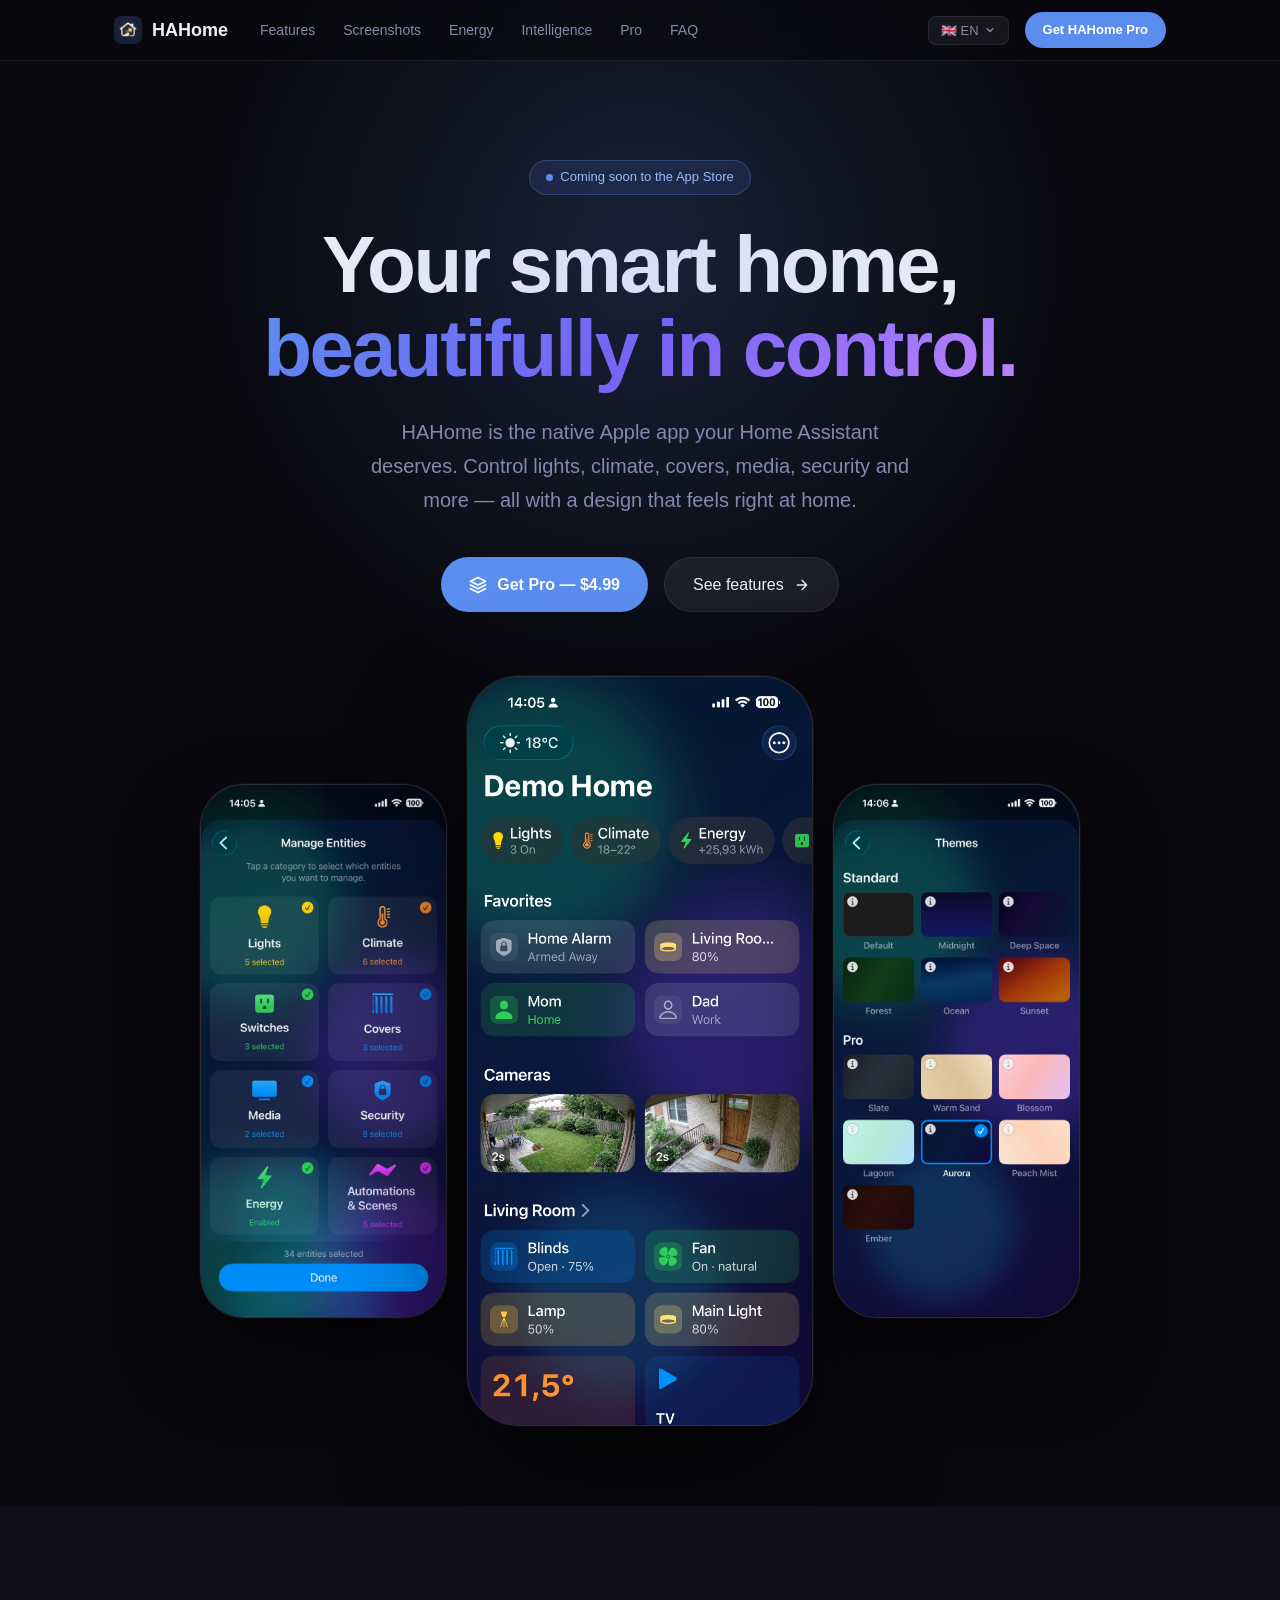
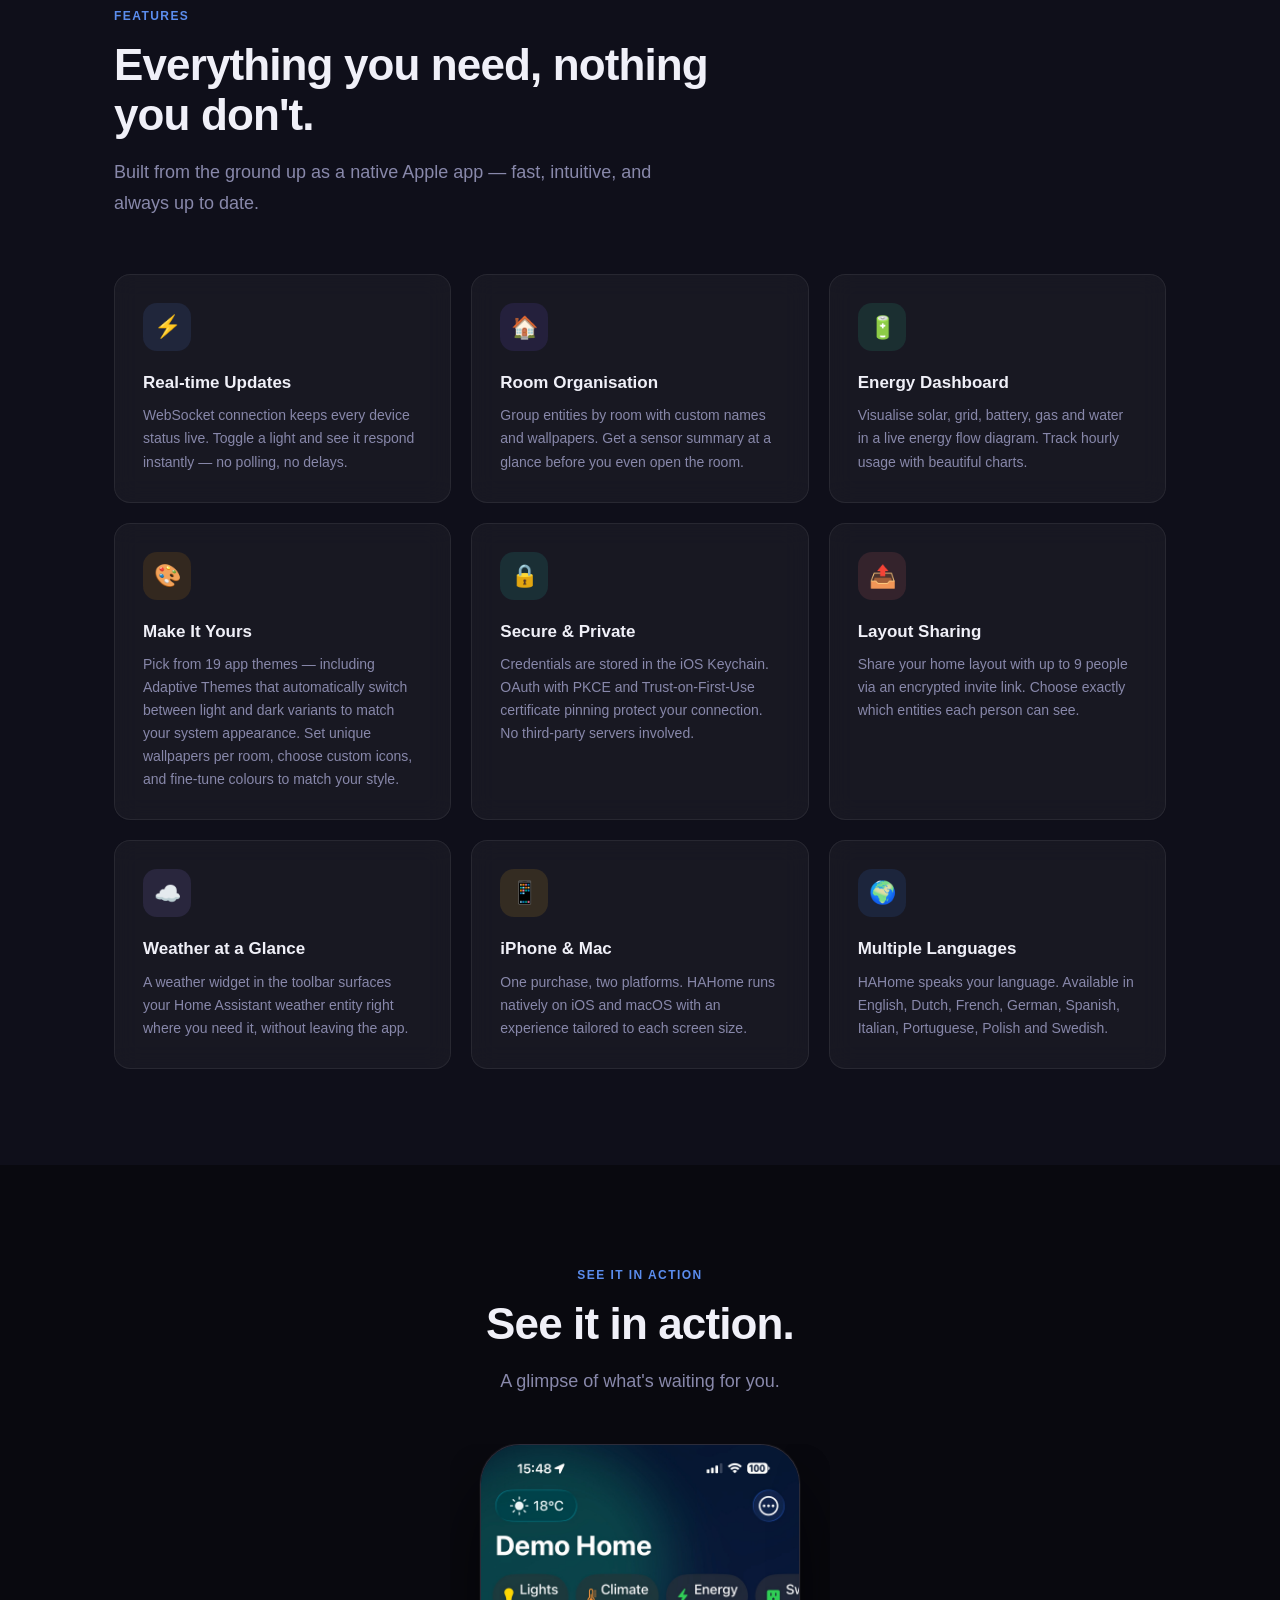
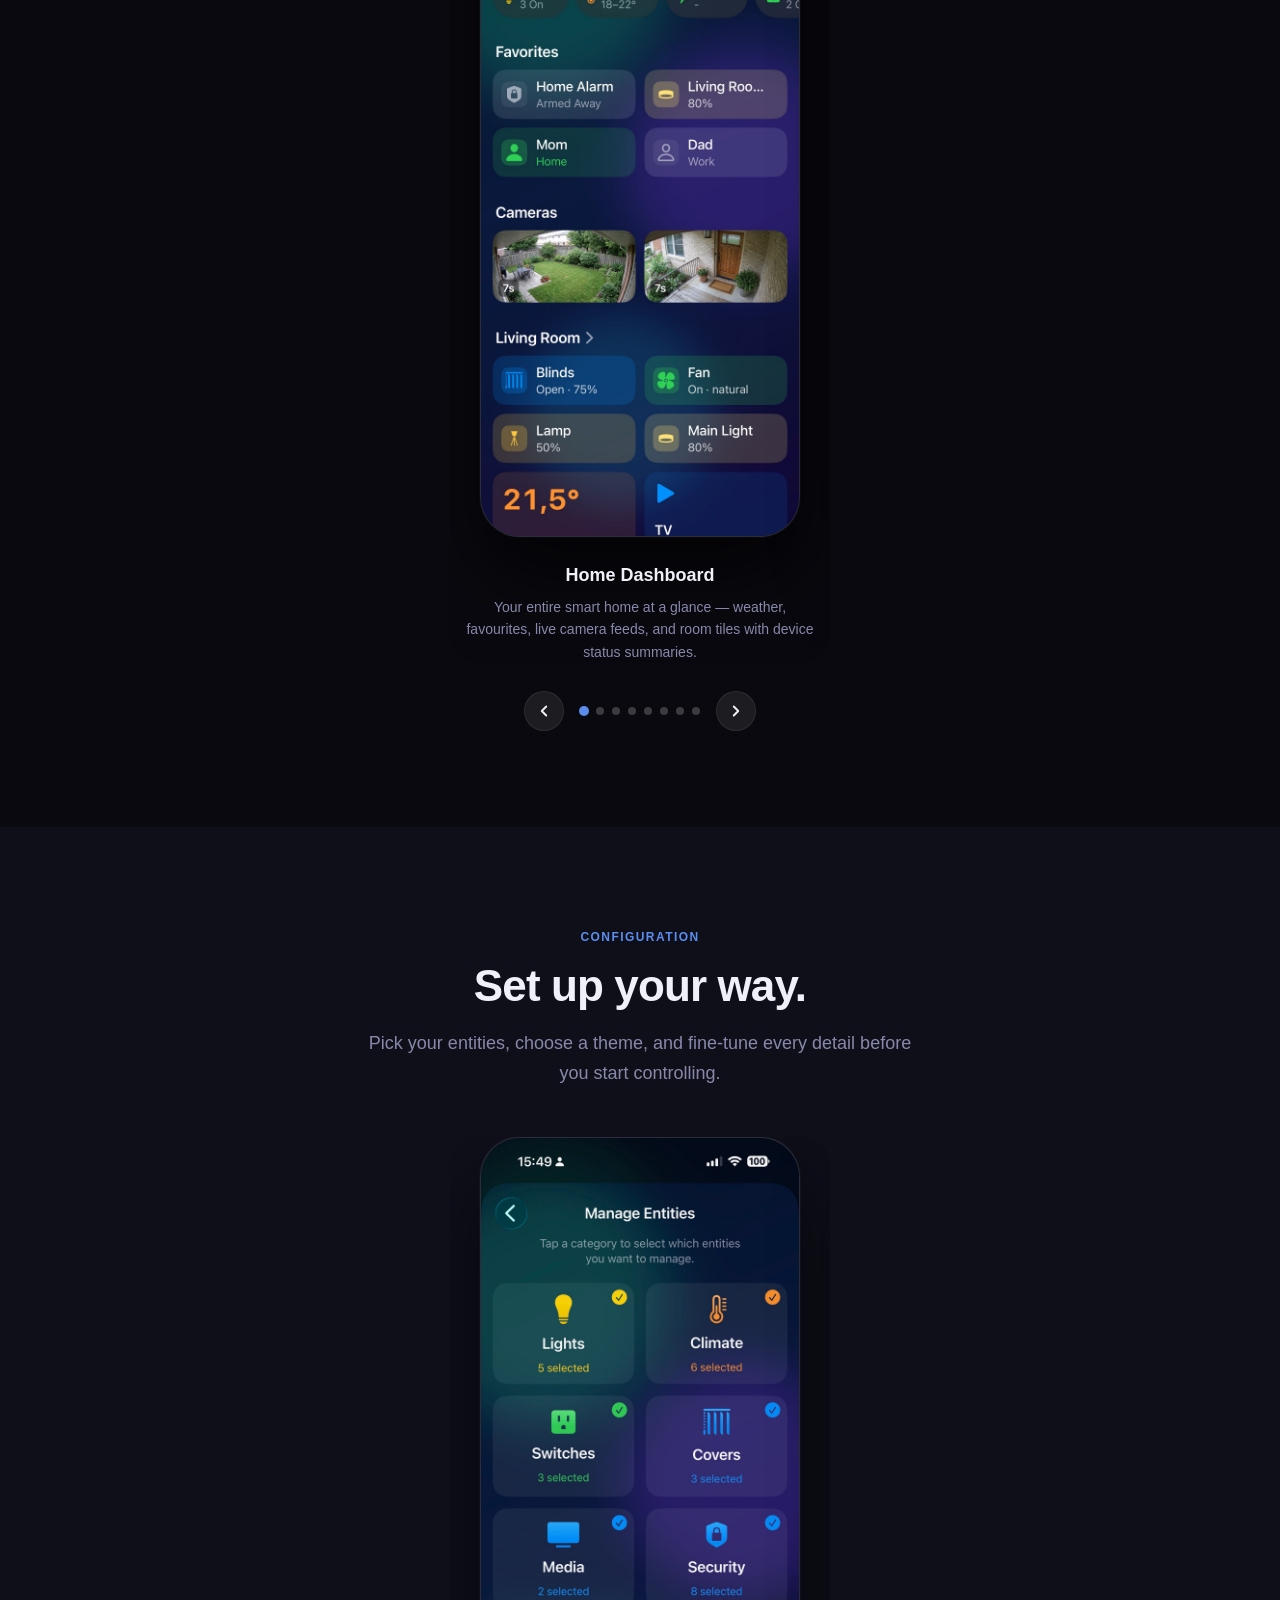
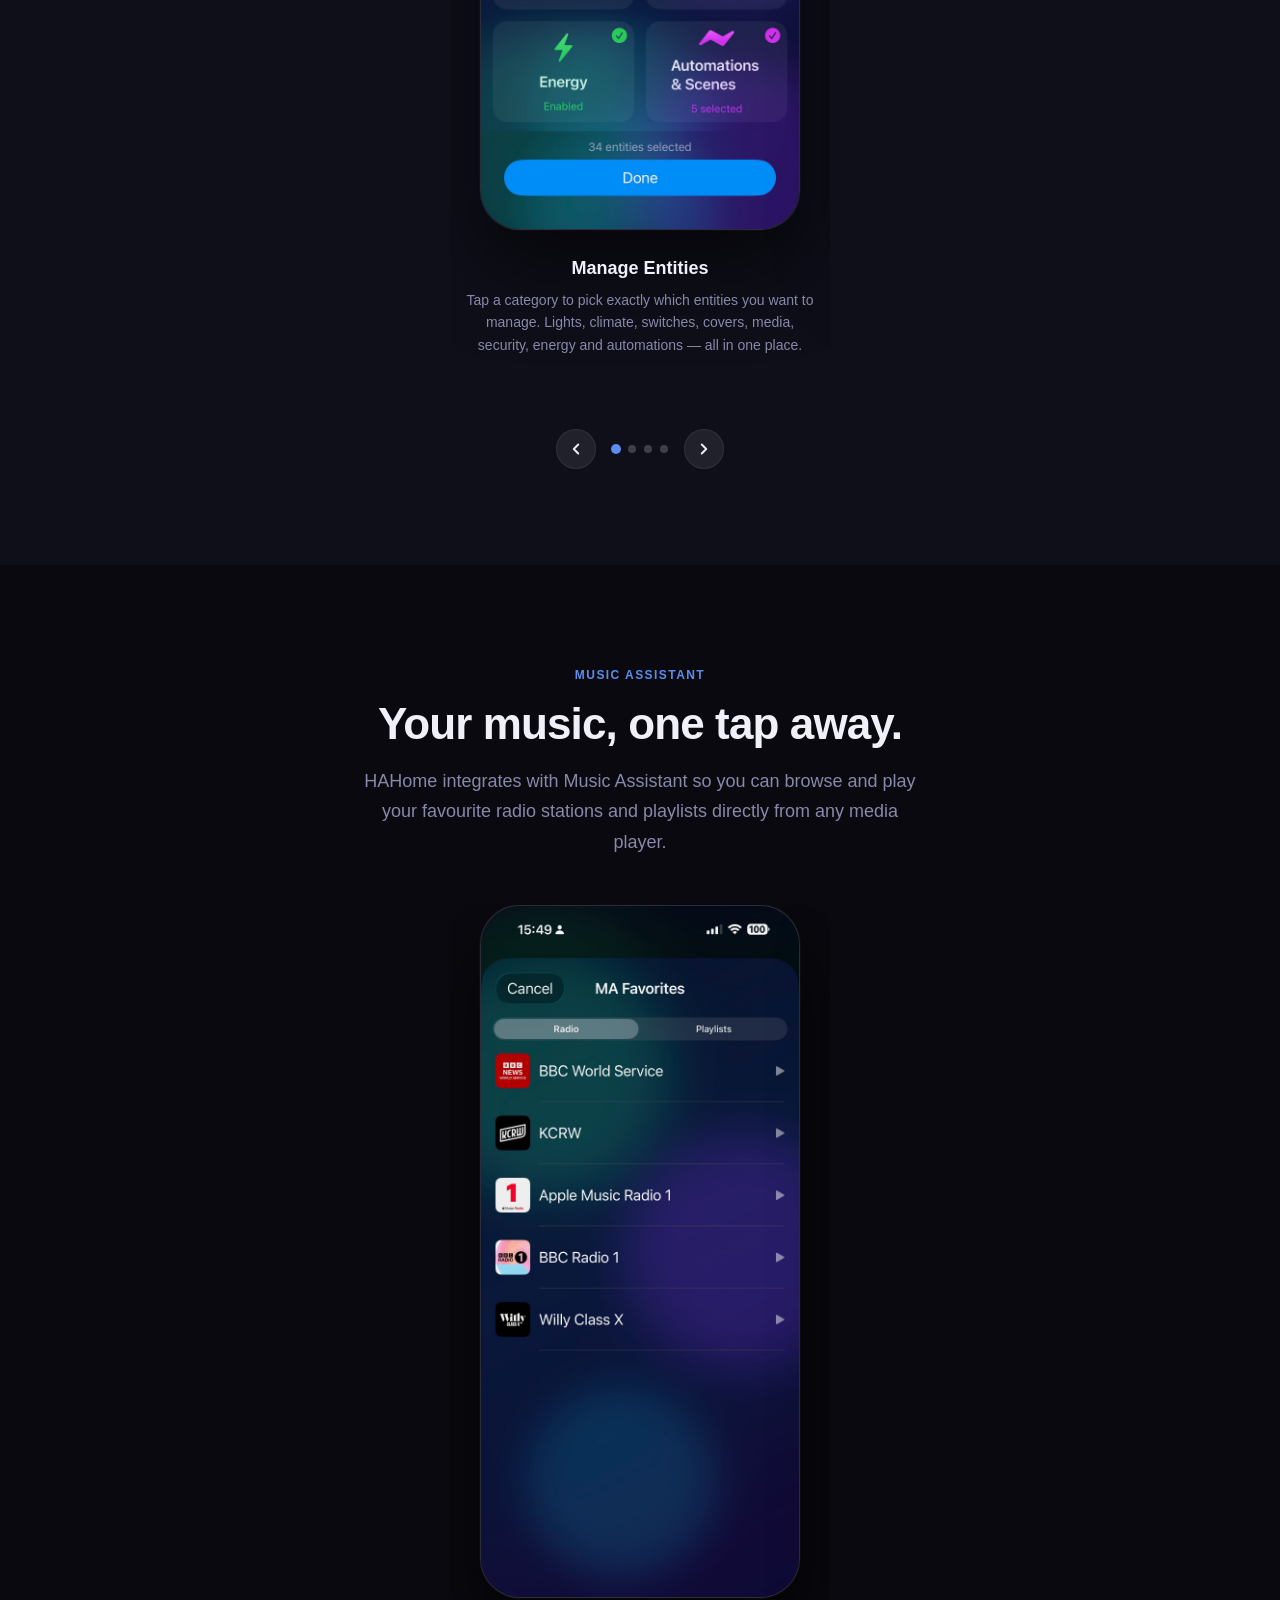
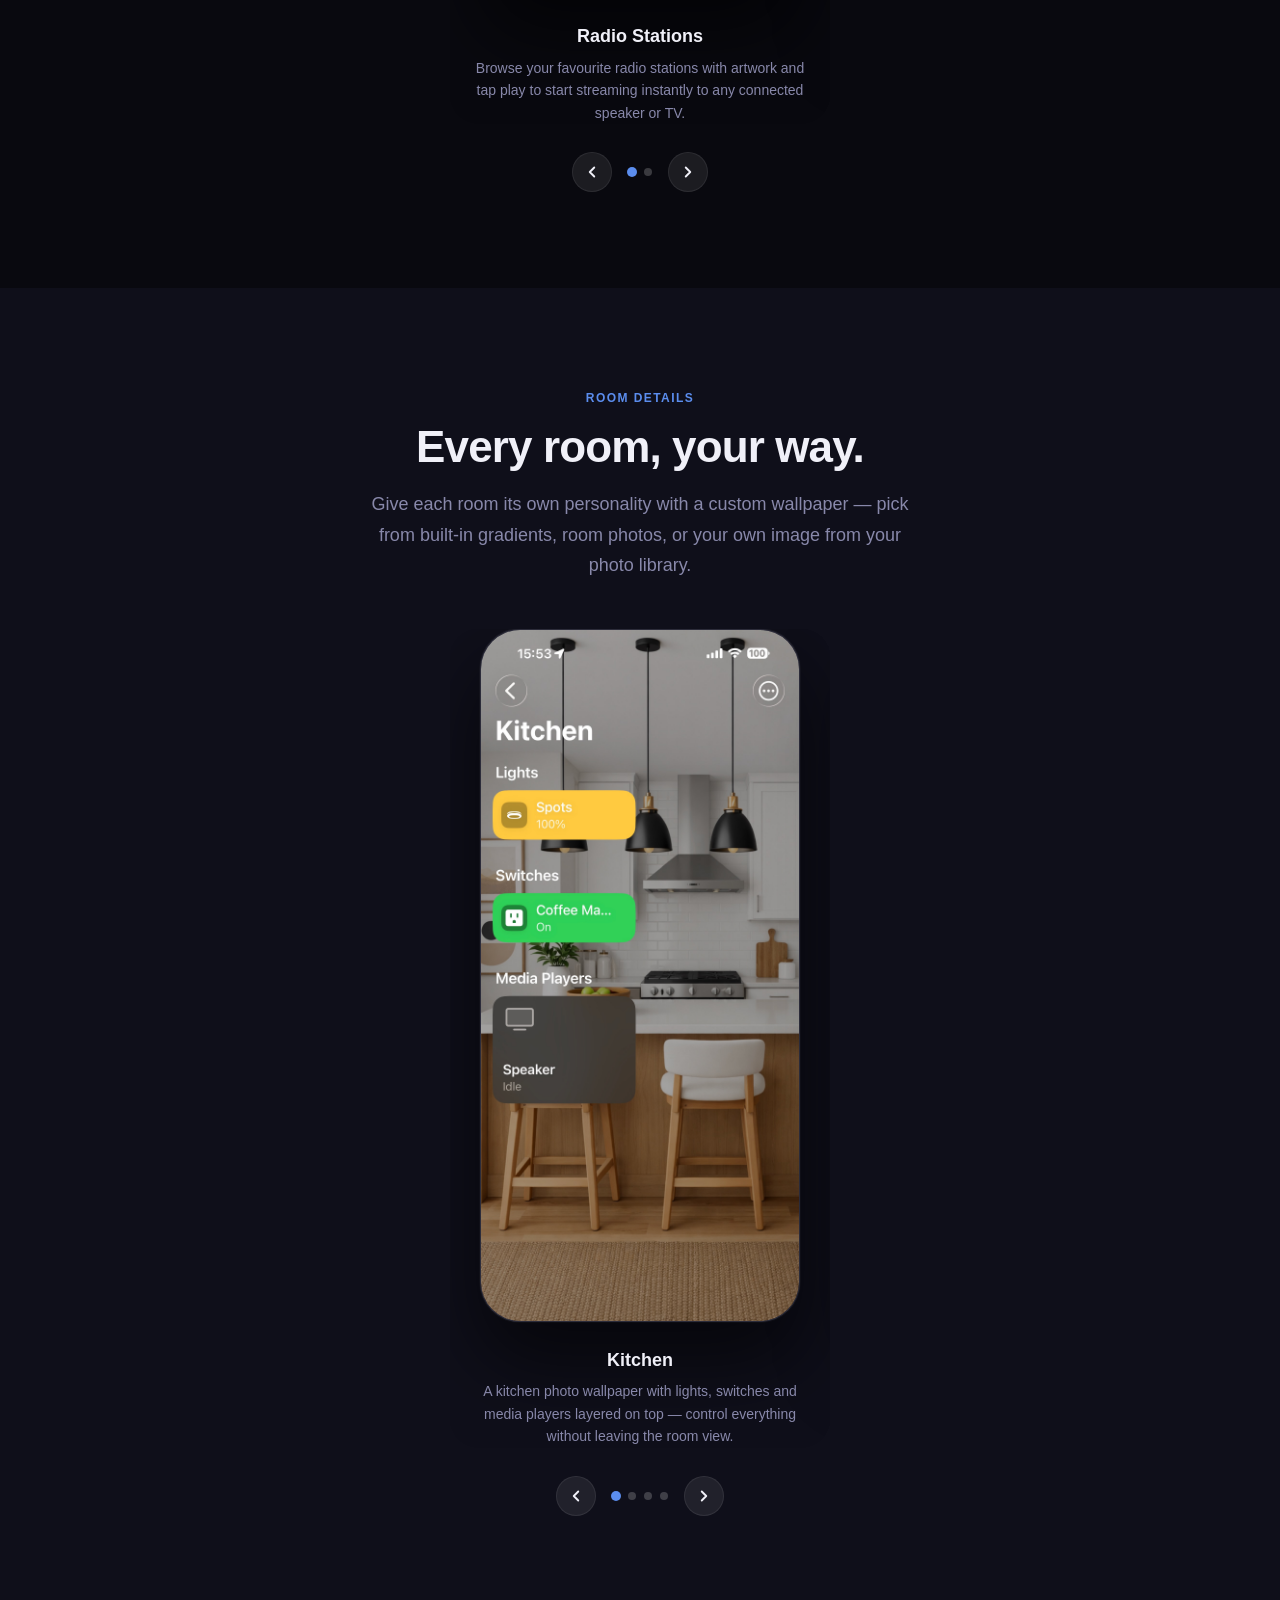
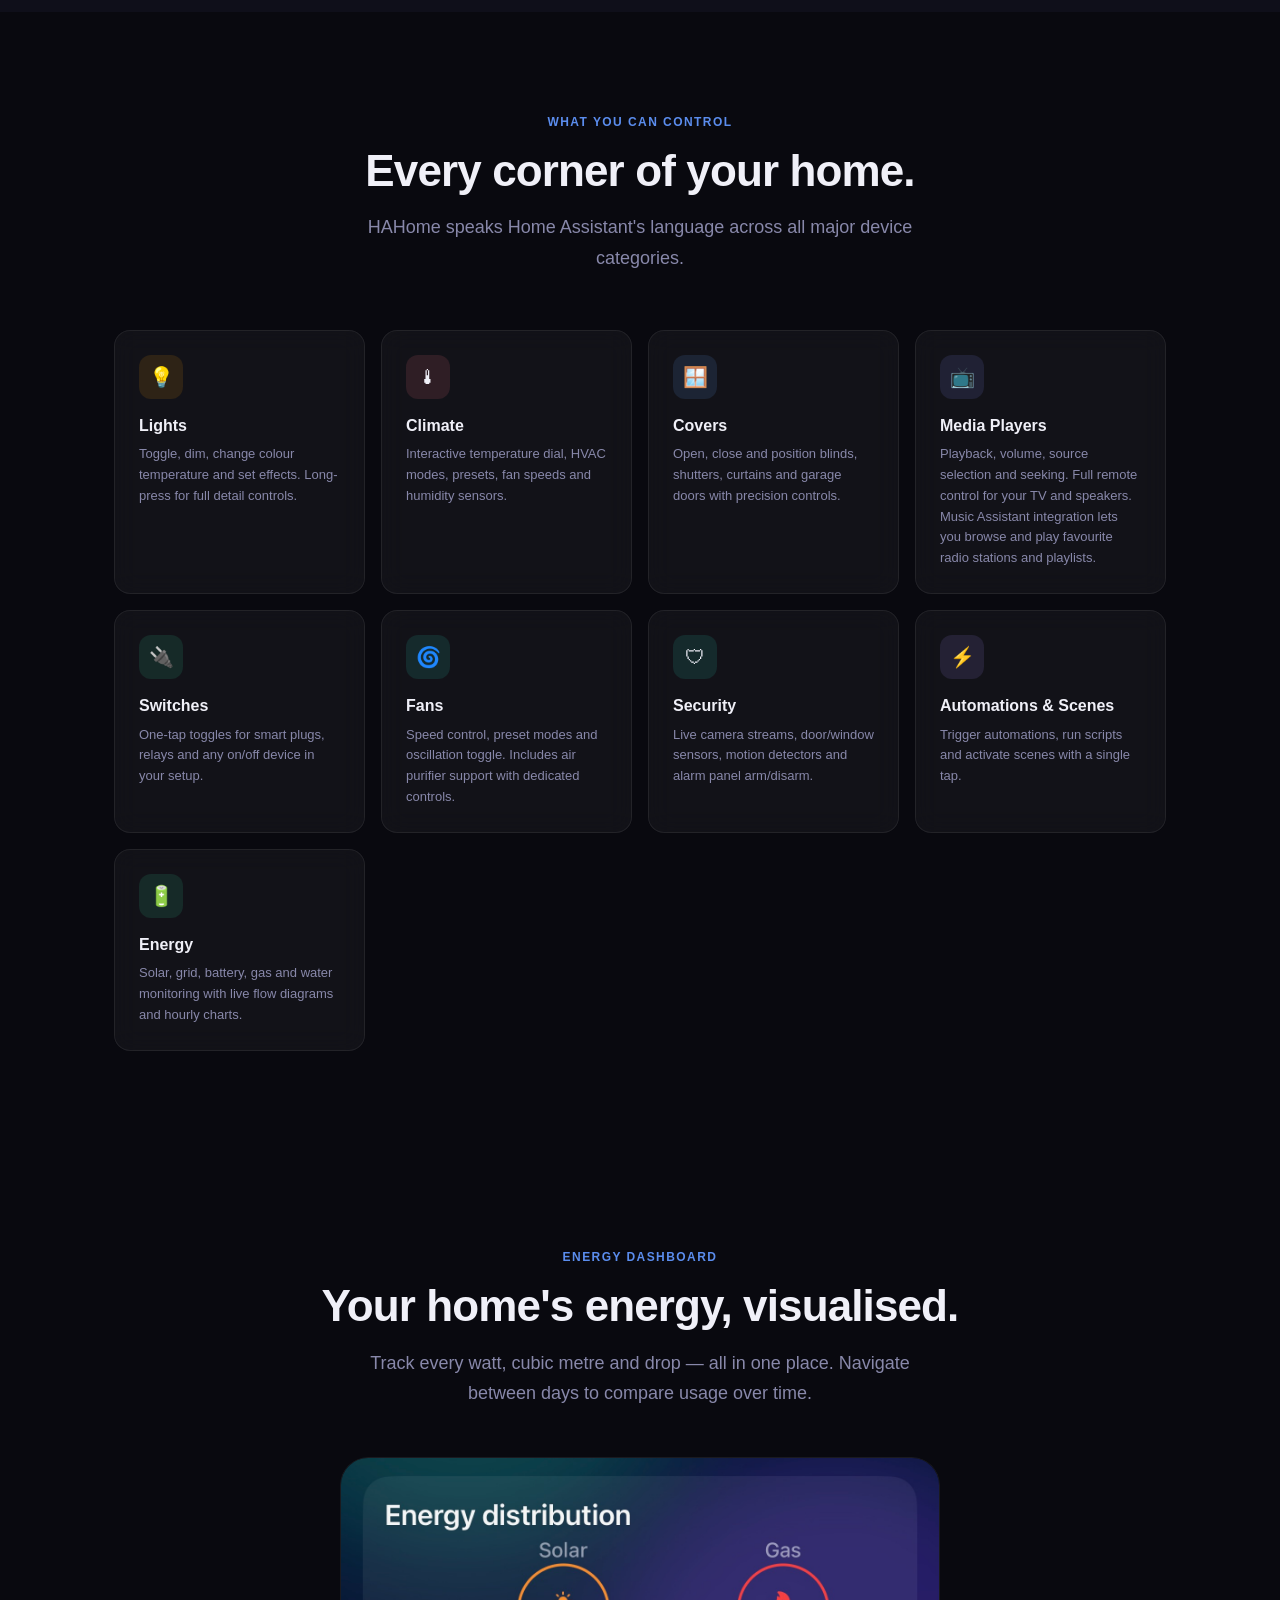
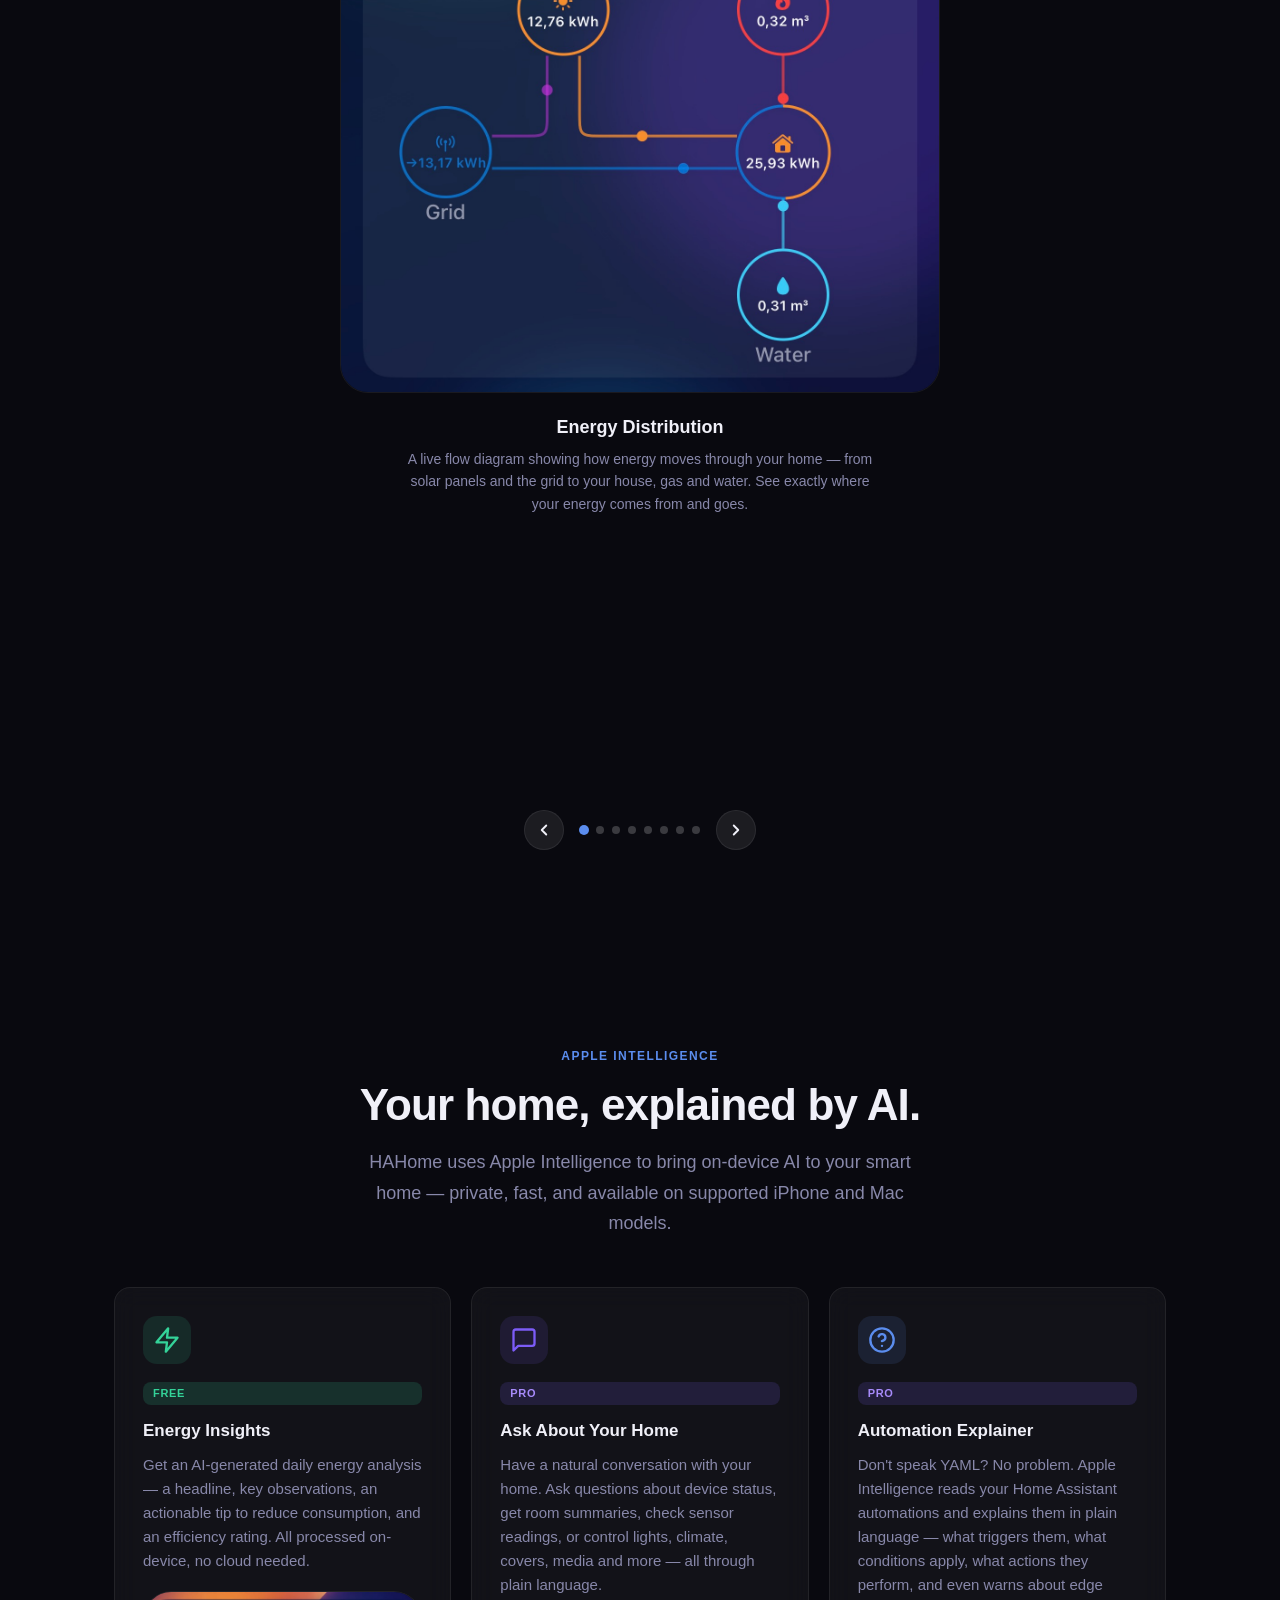
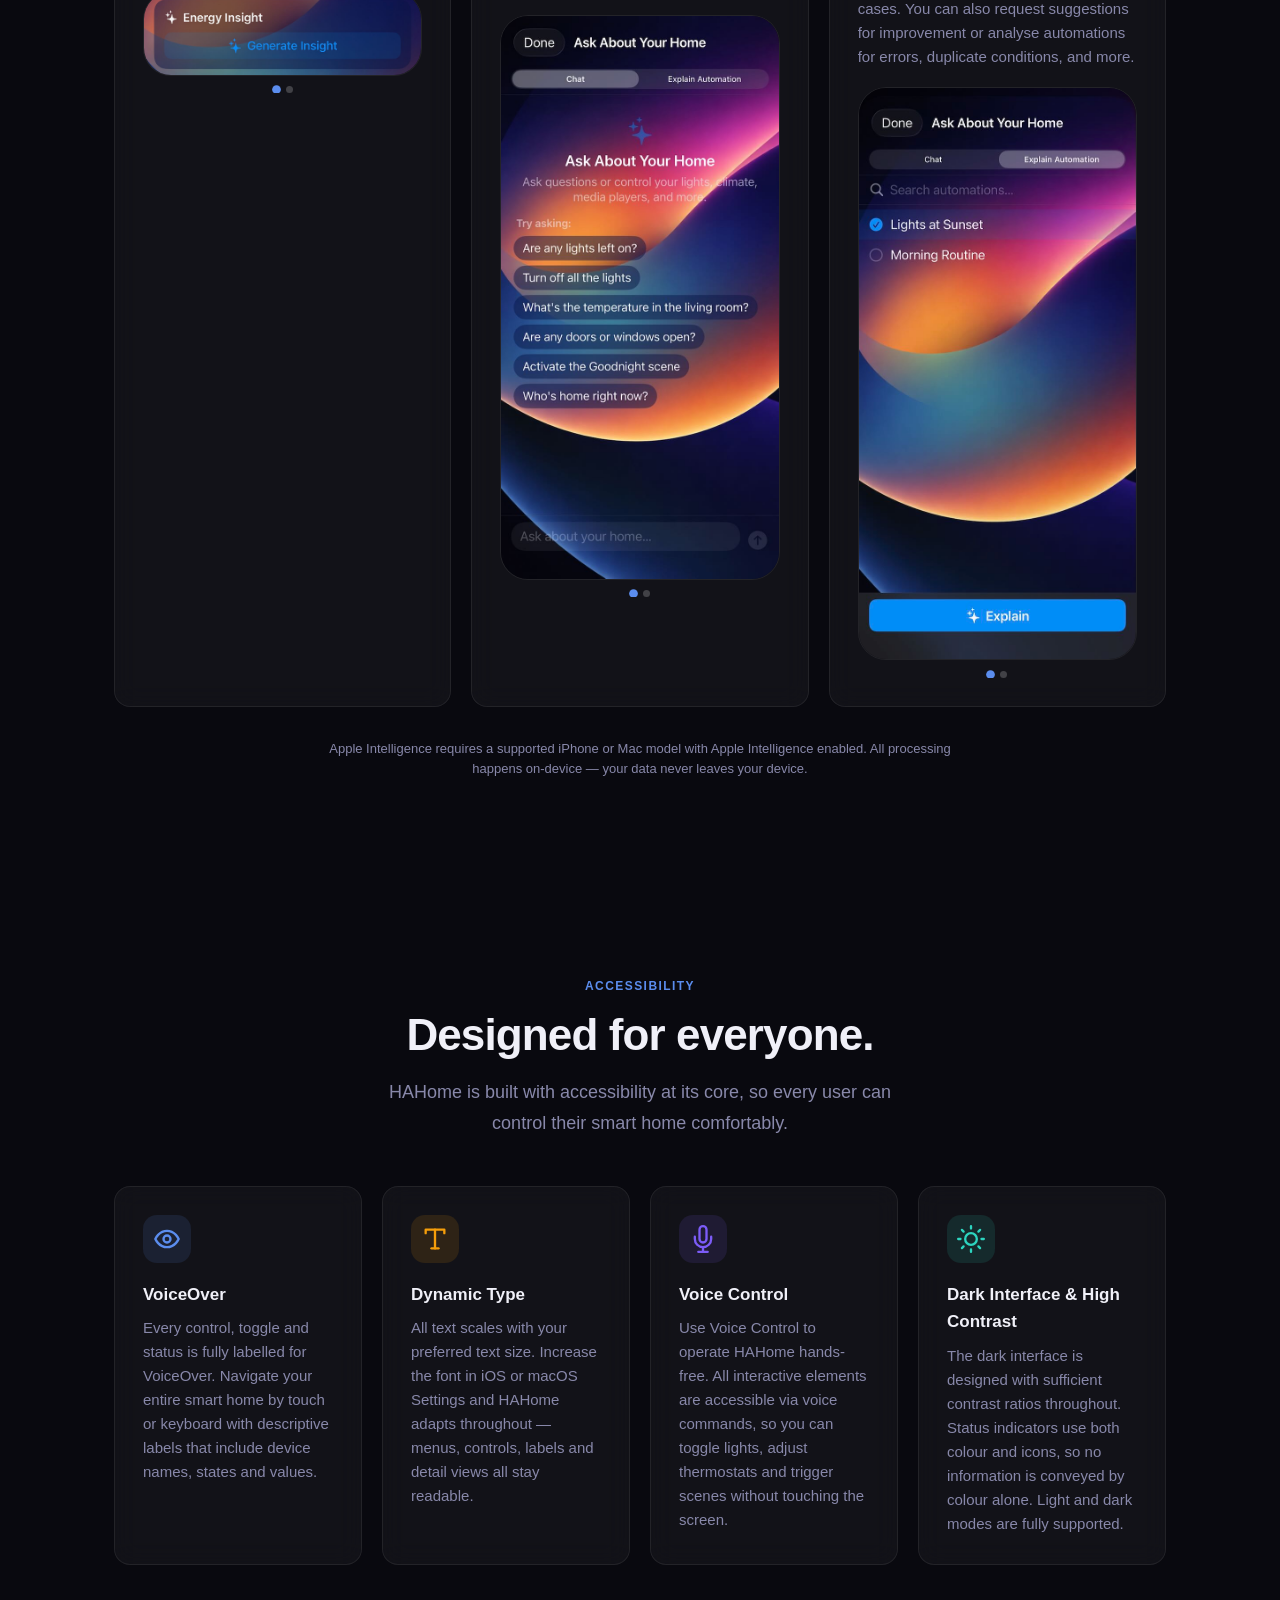
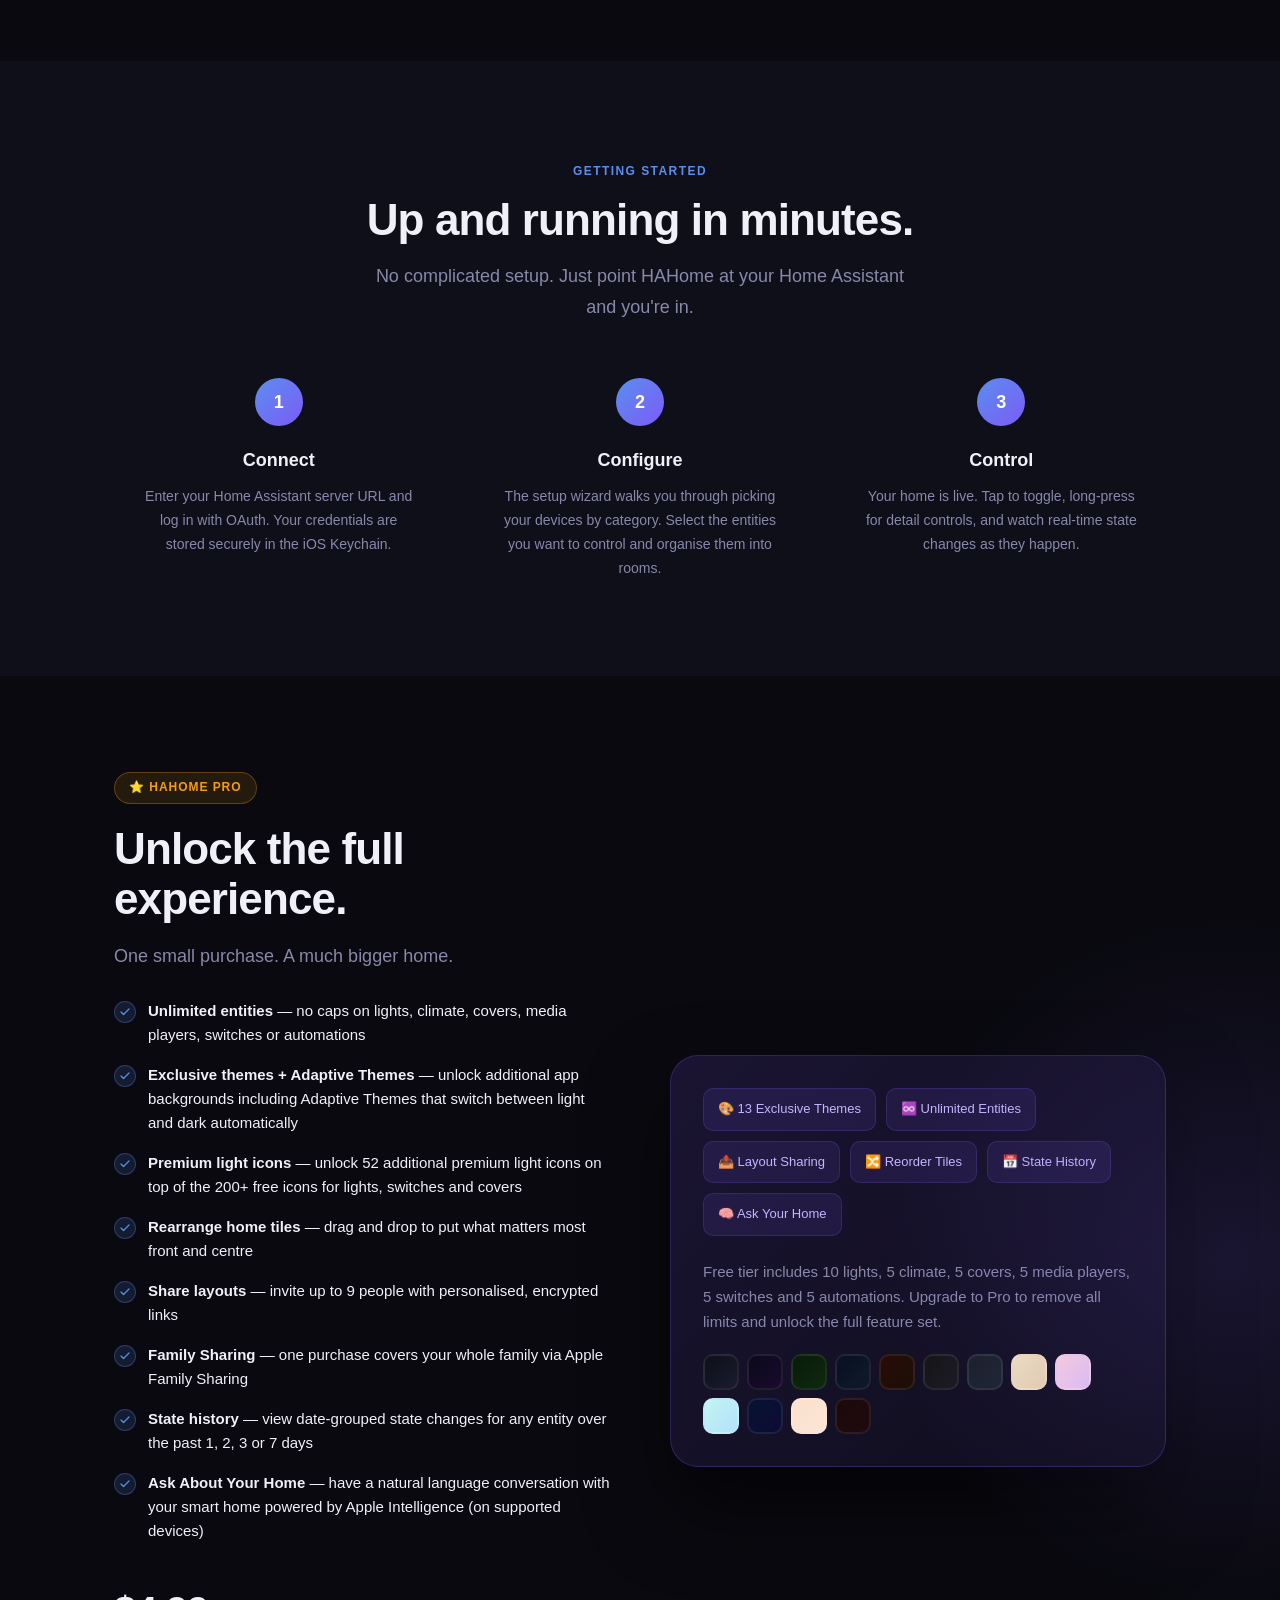
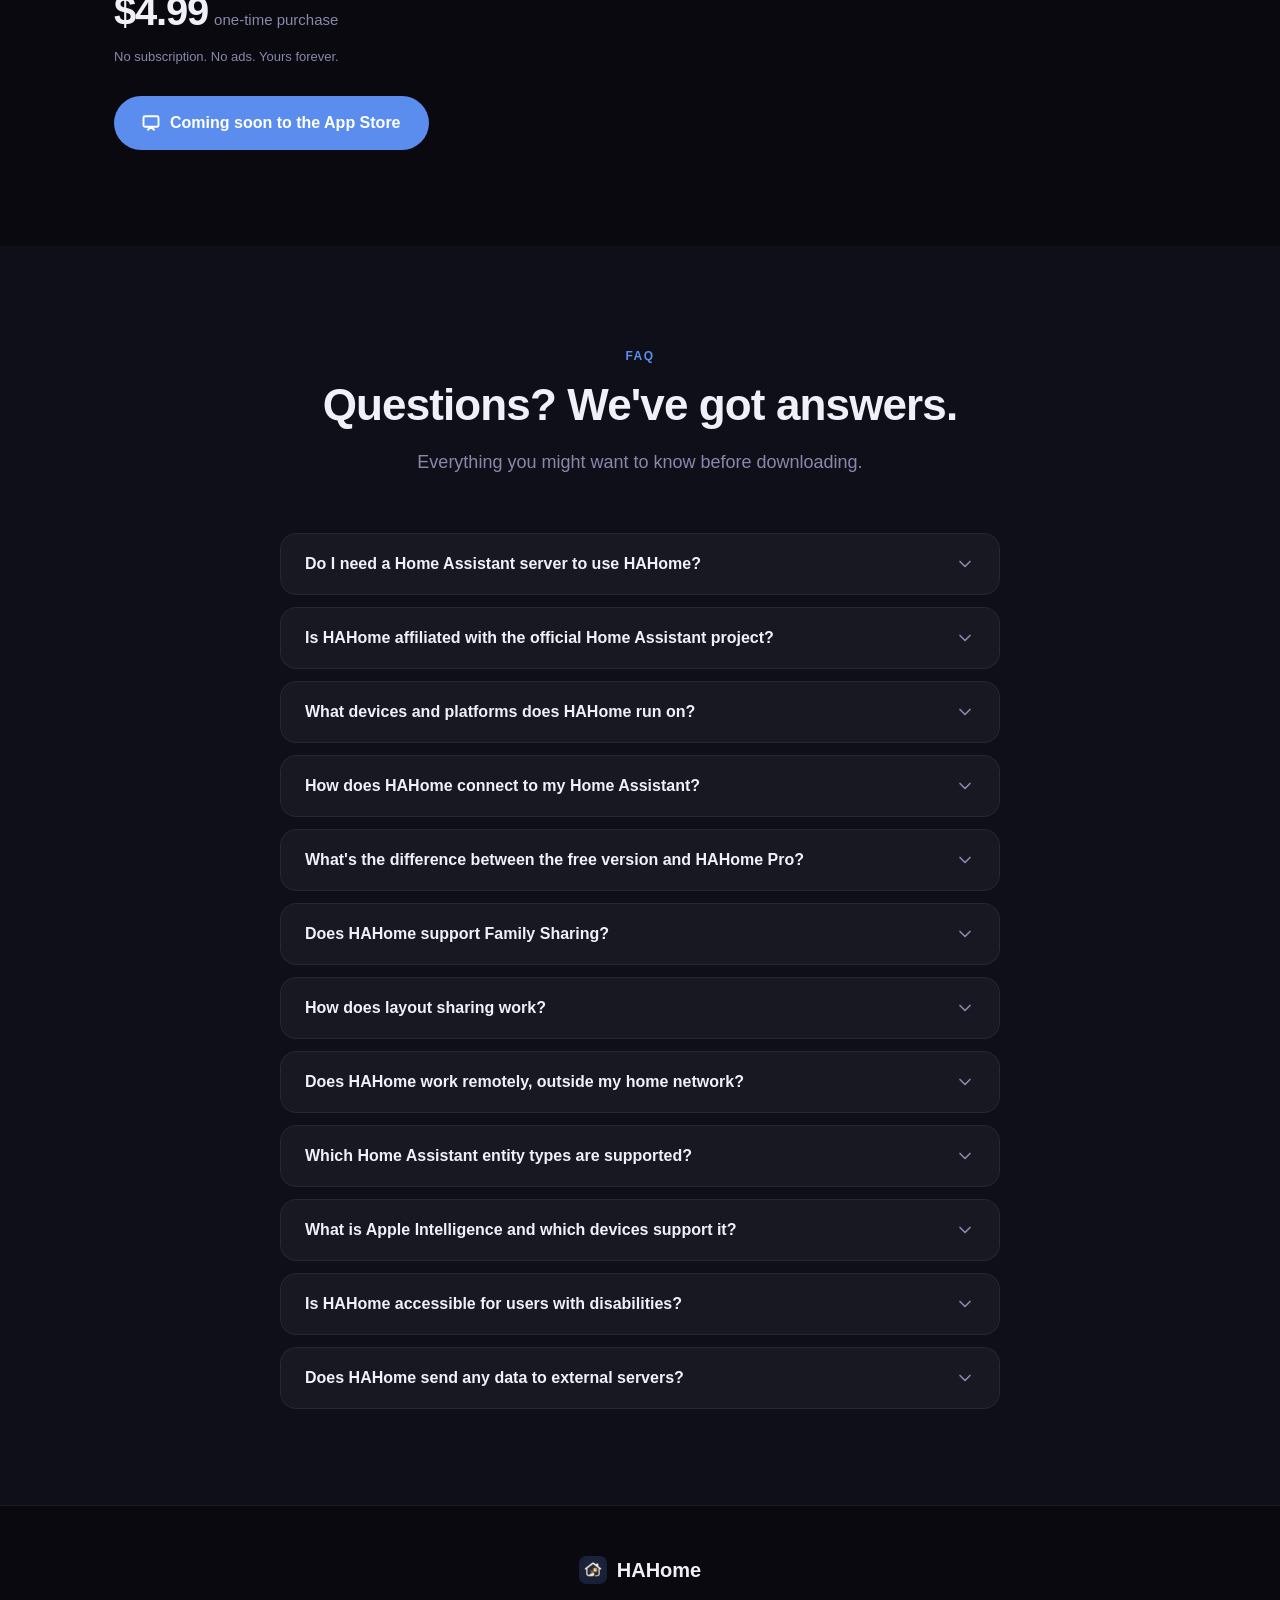
<file: index.html>
<!DOCTYPE html>
<html lang="en">
<head>
  <meta charset="UTF-8" />
  <meta name="viewport" content="width=device-width, initial-scale=1.0" />
  <title>HAHome – Home Assistant, beautifully controlled</title>
  <meta name="description" content="HAHome brings your Home Assistant smart home to life with a native Apple experience. Control lights, climate, covers, media, and more from your iPhone or Mac." />
  <link rel="redirect_uri" href="hahome://auth/callback">
  <link rel="stylesheet" href="styles.css">
</head>
<body>

<!-- ── Nav ────────────────────────────────────────────────────── -->
<nav>
  <div class="nav-inner">
    <a href="#hero" class="nav-logo">
      <img src="logo/HAHome-logo.png" alt="HAHome logo" width="28" height="28" style="border-radius:7px;" />
      HAHome
    </a>
    <ul class="nav-links" id="nav-links">
      <li><a href="#features" onclick="closeMenu()" data-i18n="nav.features">Features</a></li>
      <li><a href="#screenshots" onclick="closeMenu()" data-i18n="nav.screenshots">Screenshots</a></li>
      <li><a href="#energy-showcase" onclick="closeMenu()" data-i18n="nav.energy">Energy</a></li>
      <li><a href="#intelligence" onclick="closeMenu()" data-i18n="nav.intelligence">Intelligence</a></li>
      <li><a href="#pro" onclick="closeMenu()" data-i18n="nav.pro">Pro</a></li>
      <li><a href="#faq" onclick="closeMenu()" data-i18n="nav.faq">FAQ</a></li>
    </ul>
    <div class="lang-picker">
      <button class="lang-toggle" onclick="document.querySelector('.lang-dropdown').classList.toggle('open')" aria-label="Change language">
        <span class="lang-current"></span>
        <svg width="12" height="12" viewBox="0 0 24 24" fill="none" stroke="currentColor" stroke-width="2.5" stroke-linecap="round" stroke-linejoin="round"><polyline points="6 9 12 15 18 9"/></svg>
      </button>
      <div class="lang-dropdown">
        <button class="lang-option" data-lang="en" onclick="setLanguage('en')">🇬🇧 English</button>
        <button class="lang-option" data-lang="nl" onclick="setLanguage('nl')">🇳🇱 Nederlands</button>
        <button class="lang-option" data-lang="fr" onclick="setLanguage('fr')">🇫🇷 Français</button>
        <button class="lang-option" data-lang="de" onclick="setLanguage('de')">🇩🇪 Deutsch</button>
        <button class="lang-option" data-lang="es" onclick="setLanguage('es')">🇪🇸 Español</button>
        <button class="lang-option" data-lang="it" onclick="setLanguage('it')">🇮🇹 Italiano</button>
        <button class="lang-option" data-lang="pt" onclick="setLanguage('pt')">🇵🇹 Português</button>
        <button class="lang-option" data-lang="pl" onclick="setLanguage('pl')">🇵🇱 Polski</button>
        <button class="lang-option" data-lang="sv" onclick="setLanguage('sv')">🇸🇪 Svenska</button>
      </div>
    </div>
    <a href="#pro" class="nav-cta nav-cta-desktop" data-i18n="nav.cta">Get HAHome Pro</a>
    <button class="nav-hamburger" id="nav-hamburger" onclick="toggleMenu()" aria-label="Toggle menu">
      <span></span><span></span><span></span>
    </button>
  </div>
  <!-- Mobile menu -->
  <div class="nav-mobile" id="nav-mobile">
    <ul>
      <li><a href="#features" onclick="closeMenu()" data-i18n="nav.features">Features</a></li>
      <li><a href="#screenshots" onclick="closeMenu()" data-i18n="nav.screenshots">Screenshots</a></li>
      <li><a href="#energy-showcase" onclick="closeMenu()" data-i18n="nav.energy">Energy</a></li>
      <li><a href="#intelligence" onclick="closeMenu()" data-i18n="nav.intelligence">Intelligence</a></li>
      <li><a href="#pro" onclick="closeMenu()" data-i18n="nav.pro">Pro</a></li>
      <li><a href="#faq" onclick="closeMenu()" data-i18n="nav.faq">FAQ</a></li>
    </ul>
    <a href="#pro" class="btn-primary" onclick="closeMenu()" data-i18n="nav.cta">Get HAHome Pro</a>
  </div>
</nav>

<!-- ── Hero ───────────────────────────────────────────────────── -->
<section id="hero">
  <div class="container">
    <div class="hero-badge">
      <span class="dot"></span>
      <span data-i18n="hero.badge">Coming soon to the App Store</span>
    </div>

    <h1 data-i18n-html="hero.title">
      Your smart home,<br>
      <span class="gradient">beautifully in control.</span>
    </h1>

    <p class="hero-sub" data-i18n="hero.sub">
      HAHome is the native Apple app your Home Assistant deserves.
      Control lights, climate, covers, media, security and more — all with a design that feels right at home.
    </p>

    <div class="hero-actions">
      <a href="#pro" class="btn-primary hero-cta-pro">
        <svg width="18" height="18" viewBox="0 0 24 24" fill="none" stroke="currentColor" stroke-width="2.5" stroke-linecap="round" stroke-linejoin="round"><path d="M12 2L2 7l10 5 10-5-10-5z"/><path d="M2 17l10 5 10-5"/><path d="M2 12l10 5 10-5"/></svg>
        <span data-i18n="hero.cta_pro">Get Pro — $4.99</span>
      </a>
      <a href="#features" class="btn-secondary hero-cta-features">
        <span data-i18n="hero.cta_features">See features</span>
        <svg width="16" height="16" viewBox="0 0 24 24" fill="none" stroke="currentColor" stroke-width="2" stroke-linecap="round" stroke-linejoin="round"><path d="M5 12h14M12 5l7 7-7 7"/></svg>
      </a>
    </div>

    <!-- Phone Mockups -->
    <div class="hero-mockup">
      <div class="phone-frame side">
        <img src="screenshots/en/main_left.jpeg" alt="HAHome lights screen" />
      </div>
      <div class="phone-frame center">
        <img src="screenshots/en/main_middle.jpeg" alt="HAHome home dashboard" />
      </div>
      <div class="phone-frame side">
        <img src="screenshots/en/main_right.jpeg" alt="HAHome climate screen" />
      </div>
    </div>
  </div>
</section>

<!-- ── Features ────────────────────────────────────────────────── -->
<section id="features">
  <div class="container">
    <div class="features-header">
      <span class="section-label" data-i18n="features.label">Features</span>
      <h2 data-i18n="features.title">Everything you need, nothing you don't.</h2>
      <p class="subtitle" data-i18n="features.subtitle">Built from the ground up as a native Apple app — fast, intuitive, and always up to date.</p>
    </div>

    <div class="features-grid">

      <div class="feature-card card">
        <div class="feature-icon" style="background:rgba(91,141,238,0.12);">⚡</div>
        <h3 data-i18n="features.realtime.title">Real-time Updates</h3>
        <p data-i18n="features.realtime.desc">WebSocket connection keeps every device status live. Toggle a light and see it respond instantly — no polling, no delays.</p>
      </div>

      <div class="feature-card card">
        <div class="feature-icon" style="background:rgba(124,92,247,0.12);">🏠</div>
        <h3 data-i18n="features.rooms.title">Room Organisation</h3>
        <p data-i18n="features.rooms.desc">Group entities by room with custom names and wallpapers. Get a sensor summary at a glance before you even open the room.</p>
      </div>

      <div class="feature-card card">
        <div class="feature-icon" style="background:rgba(52,211,153,0.12);">🔋</div>
        <h3 data-i18n="features.energy.title">Energy Dashboard</h3>
        <p data-i18n="features.energy.desc">Visualise solar, grid, battery, gas and water in a live energy flow diagram. Track hourly usage with beautiful charts.</p>
      </div>

      <div class="feature-card card">
        <div class="feature-icon" style="background:rgba(245,158,11,0.12);">🎨</div>
        <h3 data-i18n="features.customise.title">Make It Yours</h3>
        <p data-i18n="features.customise.desc">Pick from 19 app themes — including Adaptive Themes that automatically switch between light and dark variants to match your system appearance. Set unique wallpapers per room, choose custom icons, and fine-tune colours to match your style.</p>
      </div>

      <div class="feature-card card">
        <div class="feature-icon" style="background:rgba(45,212,191,0.12);">🔒</div>
        <h3 data-i18n="features.secure.title">Secure & Private</h3>
        <p data-i18n="features.secure.desc">Credentials are stored in the iOS Keychain. OAuth with PKCE and Trust-on-First-Use certificate pinning protect your connection. No third-party servers involved.</p>
      </div>

      <div class="feature-card card">
        <div class="feature-icon" style="background:rgba(248,113,113,0.12);">📤</div>
        <h3 data-i18n="features.sharing.title">Layout Sharing</h3>
        <p data-i18n="features.sharing.desc">Share your home layout with up to 9 people via an encrypted invite link. Choose exactly which entities each person can see.</p>
      </div>

      <div class="feature-card card">
        <div class="feature-icon" style="background:rgba(167,139,250,0.12);">☁️</div>
        <h3 data-i18n="features.weather.title">Weather at a Glance</h3>
        <p data-i18n="features.weather.desc">A weather widget in the toolbar surfaces your Home Assistant weather entity right where you need it, without leaving the app.</p>
      </div>

      <div class="feature-card card">
        <div class="feature-icon" style="background:rgba(251,191,36,0.12);">📱</div>
        <h3 data-i18n="features.platforms.title">iPhone & Mac</h3>
        <p data-i18n="features.platforms.desc">One purchase, two platforms. HAHome runs natively on iOS and macOS with an experience tailored to each screen size.</p>
      </div>

      <div class="feature-card card">
        <div class="feature-icon" style="background:rgba(59,130,246,0.12);">🌍</div>
        <h3 data-i18n="features.languages.title">Multiple Languages</h3>
        <p data-i18n="features.languages.desc">HAHome speaks your language. Available in English, Dutch, French, German, Spanish, Italian, Portuguese, Polish and Swedish.</p>
      </div>

    </div>
  </div>
</section>

<!-- ── See It In Action ────────────────────────────────────────── -->
<section id="screenshots">
  <div class="container">
    <div class="action-header">
      <span class="section-label" data-i18n="action.label">See It In Action</span>
      <h2 data-i18n="action.title">See it in action.</h2>
      <p class="subtitle" data-i18n="action.subtitle">A glimpse of what's waiting for you.</p>
    </div>

    <div class="action-carousel" id="action-carousel">
      <div class="action-carousel-track" id="action-track">

        <div class="action-slide">
          <div class="action-slide-phone">
            <img src="screenshots/en/SeeItInAction/Home.jpeg" alt="Home dashboard" />
          </div>
          <div class="action-slide-caption">
            <h3 data-i18n="action.home.title">Home Dashboard</h3>
            <p data-i18n="action.home.desc">Your entire smart home at a glance — weather, favourites, live camera feeds, and room tiles with device status summaries.</p>
          </div>
        </div>

        <div class="action-slide">
          <div class="action-slide-phone">
            <img src="screenshots/en/SeeItInAction/actionsheets/light_action.jpeg" alt="Light controls" />
          </div>
          <div class="action-slide-caption">
            <h3 data-i18n="action.light.title">Light Control</h3>
            <p data-i18n="action.light.desc">Drag the brightness slider and pick a colour temperature preset. Smooth, responsive control for every light in your home.</p>
          </div>
        </div>

        <div class="action-slide">
          <div class="action-slide-phone">
            <img src="screenshots/en/SeeItInAction/actionsheets/thermostat_action.jpeg" alt="Thermostat controls" />
          </div>
          <div class="action-slide-caption">
            <h3 data-i18n="action.climate.title">Climate Control</h3>
            <p data-i18n="action.climate.desc">An interactive temperature dial with HVAC mode, preset, fan speed and swing controls — all on one screen.</p>
          </div>
        </div>

        <div class="action-slide">
          <div class="action-slide-phone">
            <img src="screenshots/en/SeeItInAction/actionsheets/Blinds_action.jpeg" alt="Blinds controls" />
          </div>
          <div class="action-slide-caption">
            <h3 data-i18n="action.blinds.title">Blinds & Covers</h3>
            <p data-i18n="action.blinds.desc">Set the exact position with a slider, or tap Open, Stop and Close for quick control of blinds, shutters and curtains.</p>
          </div>
        </div>

        <div class="action-slide">
          <div class="action-slide-phone">
            <img src="screenshots/en/SeeItInAction/actionsheets/mediaplayer_action.jpeg" alt="Media player controls" />
          </div>
          <div class="action-slide-caption">
            <h3 data-i18n="action.media.title">Media Player</h3>
            <p data-i18n="action.media.desc">Album art, a circular volume dial, playback controls and source selection — a full remote for your TV and speakers.</p>
          </div>
        </div>

        <div class="action-slide">
          <div class="action-slide-phone">
            <img src="screenshots/en/SeeItInAction/actionsheets/Fan_action.jpeg" alt="Fan controls" />
          </div>
          <div class="action-slide-caption">
            <h3 data-i18n="action.fan.title">Fan Control</h3>
            <p data-i18n="action.fan.desc">Adjust speed with a slider, pick a preset mode and toggle oscillation — everything you need for fans and air purifiers.</p>
          </div>
        </div>

        <div class="action-slide">
          <div class="action-slide-phone">
            <img src="screenshots/en/SeeItInAction/actionsheets/Alarm_action.jpeg" alt="Alarm panel" />
          </div>
          <div class="action-slide-caption">
            <h3 data-i18n="action.alarm.title">Alarm Panel</h3>
            <p data-i18n="action.alarm.desc">Arm and disarm your home security with one tap. Supports Away, Home, Night and Vacation modes.</p>
          </div>
        </div>

        <div class="action-slide">
          <div class="action-slide-phone">
            <img src="screenshots/en/SeeItInAction/actionsheets/Person_detail.jpeg" alt="Person tracking" />
          </div>
          <div class="action-slide-caption">
            <h3 data-i18n="action.person.title">Person Tracking</h3>
            <p data-i18n="action.person.desc">See where household members are on a live map powered by Apple Maps — right from your home dashboard.</p>
          </div>
        </div>

      </div>
    </div>

    <div class="action-carousel-nav">
      <button class="action-carousel-btn" onclick="moveActionSlide(-1)" aria-label="Previous slide">
        <svg width="18" height="18" viewBox="0 0 24 24" fill="none" stroke="currentColor" stroke-width="2.5" stroke-linecap="round" stroke-linejoin="round"><polyline points="15 18 9 12 15 6"/></svg>
      </button>
      <div class="action-dots" id="action-dots">
        <button class="action-dot active" onclick="goToActionSlide(0)" aria-label="Slide 1"></button>
        <button class="action-dot" onclick="goToActionSlide(1)" aria-label="Slide 2"></button>
        <button class="action-dot" onclick="goToActionSlide(2)" aria-label="Slide 3"></button>
        <button class="action-dot" onclick="goToActionSlide(3)" aria-label="Slide 4"></button>
        <button class="action-dot" onclick="goToActionSlide(4)" aria-label="Slide 5"></button>
        <button class="action-dot" onclick="goToActionSlide(5)" aria-label="Slide 6"></button>
        <button class="action-dot" onclick="goToActionSlide(6)" aria-label="Slide 7"></button>
        <button class="action-dot" onclick="goToActionSlide(7)" aria-label="Slide 8"></button>
      </div>
      <button class="action-carousel-btn" onclick="moveActionSlide(1)" aria-label="Next slide">
        <svg width="18" height="18" viewBox="0 0 24 24" fill="none" stroke="currentColor" stroke-width="2.5" stroke-linecap="round" stroke-linejoin="round"><polyline points="9 18 15 12 9 6"/></svg>
      </button>
    </div>

  </div>
</section>

<!-- ── Configuration ─────────────────────────────────────────────── -->
<section id="configuration">
  <div class="container">
    <div class="config-header">
      <span class="section-label" data-i18n="config.label">Configuration</span>
      <h2 data-i18n="config.title">Set up your way.</h2>
      <p class="subtitle" data-i18n="config.subtitle">Pick your entities, choose a theme, and fine-tune every detail before you start controlling.</p>
    </div>

    <div class="action-carousel" id="config-carousel">
      <div class="action-carousel-track" id="config-track">

        <div class="action-slide">
          <div class="action-slide-phone">
            <img src="screenshots/en/SeeItInAction/config/entity_selection.jpeg" alt="Entity selection" />
          </div>
          <div class="action-slide-caption">
            <h3 data-i18n="config.entities.title">Manage Entities</h3>
            <p data-i18n="config.entities.desc">Tap a category to pick exactly which entities you want to manage. Lights, climate, switches, covers, media, security, energy and automations — all in one place.</p>
          </div>
        </div>

        <div class="action-slide">
          <div class="action-slide-phone">
            <img src="screenshots/en/SeeItInAction/config/lights_selection.jpeg" alt="Light entity selection" />
          </div>
          <div class="action-slide-caption">
            <h3 data-i18n="config.lights.title">Select Lights</h3>
            <p data-i18n="config.lights.desc">Browse your lights grouped by room, see their current state and custom icon, and check the ones you want. A search bar at the bottom makes it easy to find any light.</p>
          </div>
        </div>

        <div class="action-slide">
          <div class="action-slide-phone">
            <img src="screenshots/en/SeeItInAction/config/themes_selection.jpeg" alt="Theme picker" />
          </div>
          <div class="action-slide-caption">
            <h3 data-i18n="config.themes.title">Themes</h3>
            <p data-i18n="config.themes.desc">Choose from 6 free and 13 Pro themes, including Adaptive Themes like Vibrant and Prism Shift that automatically serve light or dark variants based on your system appearance. Each theme transforms the entire app with a unique colour palette.</p>
          </div>
        </div>

        <div class="action-slide">
          <div class="action-slide-phone">
            <img src="screenshots/en/SeeItInAction/config/energy_configuraion.jpeg" alt="Energy configuration" />
          </div>
          <div class="action-slide-caption">
            <h3 data-i18n="config.energy.title">Energy Configuration</h3>
            <p data-i18n="config.energy.desc">Toggle individual energy sections on or off, connect a live power sensor, and choose exactly which charts appear on your energy dashboard.</p>
          </div>
        </div>

      </div>
    </div>

    <div class="action-carousel-nav">
      <button class="action-carousel-btn" onclick="moveConfigSlide(-1)" aria-label="Previous slide">
        <svg width="18" height="18" viewBox="0 0 24 24" fill="none" stroke="currentColor" stroke-width="2.5" stroke-linecap="round" stroke-linejoin="round"><polyline points="15 18 9 12 15 6"/></svg>
      </button>
      <div class="action-dots" id="config-dots">
        <button class="action-dot active" onclick="goToConfigSlide(0)" aria-label="Slide 1"></button>
        <button class="action-dot" onclick="goToConfigSlide(1)" aria-label="Slide 2"></button>
        <button class="action-dot" onclick="goToConfigSlide(2)" aria-label="Slide 3"></button>
        <button class="action-dot" onclick="goToConfigSlide(3)" aria-label="Slide 4"></button>
      </div>
      <button class="action-carousel-btn" onclick="moveConfigSlide(1)" aria-label="Next slide">
        <svg width="18" height="18" viewBox="0 0 24 24" fill="none" stroke="currentColor" stroke-width="2.5" stroke-linecap="round" stroke-linejoin="round"><polyline points="9 18 15 12 9 6"/></svg>
      </button>
    </div>

  </div>
</section>

<!-- ── Music Assistant ───────────────────────────────────────────── -->
<section id="music-assistant">
  <div class="container">
    <div class="ma-header">
      <span class="section-label" data-i18n="ma.label">Music Assistant</span>
      <h2 data-i18n="ma.title">Your music, one tap away.</h2>
      <p class="subtitle" data-i18n="ma.subtitle">HAHome integrates with Music Assistant so you can browse and play your favourite radio stations and playlists directly from any media player.</p>
    </div>

    <div class="action-carousel" id="ma-carousel">
      <div class="action-carousel-track" id="ma-track">

        <div class="action-slide">
          <div class="action-slide-phone">
            <img src="screenshots/en/SeeItInAction/musicassistant/musicassistant_radio.jpeg" alt="Music Assistant radio stations" />
          </div>
          <div class="action-slide-caption">
            <h3 data-i18n="ma.radio.title">Radio Stations</h3>
            <p data-i18n="ma.radio.desc">Browse your favourite radio stations with artwork and tap play to start streaming instantly to any connected speaker or TV.</p>
          </div>
        </div>

        <div class="action-slide">
          <div class="action-slide-phone">
            <img src="screenshots/en/SeeItInAction/musicassistant/musicassistant_playlists.jpeg" alt="Music Assistant playlists" />
          </div>
          <div class="action-slide-caption">
            <h3 data-i18n="ma.playlists.title">Playlists</h3>
            <p data-i18n="ma.playlists.desc">Switch to the Playlists tab to see your saved playlists with cover art. Tap any playlist to start playing it on the selected media player.</p>
          </div>
        </div>

      </div>
    </div>

    <div class="action-carousel-nav">
      <button class="action-carousel-btn" onclick="moveMaSlide(-1)" aria-label="Previous slide">
        <svg width="18" height="18" viewBox="0 0 24 24" fill="none" stroke="currentColor" stroke-width="2.5" stroke-linecap="round" stroke-linejoin="round"><polyline points="15 18 9 12 15 6"/></svg>
      </button>
      <div class="action-dots" id="ma-dots">
        <button class="action-dot active" onclick="goToMaSlide(0)" aria-label="Slide 1"></button>
        <button class="action-dot" onclick="goToMaSlide(1)" aria-label="Slide 2"></button>
      </div>
      <button class="action-carousel-btn" onclick="moveMaSlide(1)" aria-label="Next slide">
        <svg width="18" height="18" viewBox="0 0 24 24" fill="none" stroke="currentColor" stroke-width="2.5" stroke-linecap="round" stroke-linejoin="round"><polyline points="9 18 15 12 9 6"/></svg>
      </button>
    </div>

  </div>
</section>

<!-- ── Room Details ──────────────────────────────────────────────── -->
<section id="room-details">
  <div class="container">
    <div class="rooms-header">
      <span class="section-label" data-i18n="rooms.label">Room Details</span>
      <h2 data-i18n="rooms.title">Every room, your way.</h2>
      <p class="subtitle" data-i18n="rooms.subtitle">Give each room its own personality with a custom wallpaper — pick from built-in gradients, room photos, or your own image from your photo library.</p>
    </div>

    <div class="action-carousel" id="rooms-carousel">
      <div class="action-carousel-track" id="rooms-track">

        <div class="action-slide">
          <div class="action-slide-phone">
            <img src="screenshots/en/SeeItInAction/roomdetails/kitchen_detail.jpeg" alt="Kitchen room detail" />
          </div>
          <div class="action-slide-caption">
            <h3 data-i18n="rooms.kitchen.title">Kitchen</h3>
            <p data-i18n="rooms.kitchen.desc">A kitchen photo wallpaper with lights, switches and media players layered on top — control everything without leaving the room view.</p>
          </div>
        </div>

        <div class="action-slide">
          <div class="action-slide-phone">
            <img src="screenshots/en/SeeItInAction/roomdetails/bedroom_detail.jpeg" alt="Bedroom room detail" />
          </div>
          <div class="action-slide-caption">
            <h3 data-i18n="rooms.bedroom.title">Bedroom</h3>
            <p data-i18n="rooms.bedroom.desc">A cosy bedroom background with ceiling light, curtains and thermostat at your fingertips — plus a sensor summary at the top.</p>
          </div>
        </div>

        <div class="action-slide">
          <div class="action-slide-phone">
            <img src="screenshots/en/SeeItInAction/roomdetails/office_detail.jpeg" alt="Office room detail" />
          </div>
          <div class="action-slide-caption">
            <h3 data-i18n="rooms.office.title">Office</h3>
            <p data-i18n="rooms.office.desc">A clean office wallpaper with desk light and monitor switch. Each room shows only the entities that belong there.</p>
          </div>
        </div>

        <div class="action-slide">
          <div class="action-slide-phone">
            <img src="screenshots/en/SeeItInAction/roomdetails/room_detail_selection.jpeg" alt="Room background picker" />
          </div>
          <div class="action-slide-caption">
            <h3 data-i18n="rooms.picker.title">Background Picker</h3>
            <p data-i18n="rooms.picker.desc">Choose from colour gradients, built-in room photos, or upload your own image to make every room feel unique and personal.</p>
          </div>
        </div>

      </div>
    </div>

    <div class="action-carousel-nav">
      <button class="action-carousel-btn" onclick="moveRoomsSlide(-1)" aria-label="Previous slide">
        <svg width="18" height="18" viewBox="0 0 24 24" fill="none" stroke="currentColor" stroke-width="2.5" stroke-linecap="round" stroke-linejoin="round"><polyline points="15 18 9 12 15 6"/></svg>
      </button>
      <div class="action-dots" id="rooms-dots">
        <button class="action-dot active" onclick="goToRoomsSlide(0)" aria-label="Slide 1"></button>
        <button class="action-dot" onclick="goToRoomsSlide(1)" aria-label="Slide 2"></button>
        <button class="action-dot" onclick="goToRoomsSlide(2)" aria-label="Slide 3"></button>
        <button class="action-dot" onclick="goToRoomsSlide(3)" aria-label="Slide 4"></button>
      </div>
      <button class="action-carousel-btn" onclick="moveRoomsSlide(1)" aria-label="Next slide">
        <svg width="18" height="18" viewBox="0 0 24 24" fill="none" stroke="currentColor" stroke-width="2.5" stroke-linecap="round" stroke-linejoin="round"><polyline points="9 18 15 12 9 6"/></svg>
      </button>
    </div>

  </div>
</section>

<!-- ── Domains ─────────────────────────────────────────────────── -->
<section id="domains">
  <div class="container">
    <div class="domains-header">
      <span class="section-label" data-i18n="domains.label">What you can control</span>
      <h2 data-i18n="domains.title">Every corner of your home.</h2>
      <p class="subtitle" data-i18n="domains.subtitle">HAHome speaks Home Assistant's language across all major device categories.</p>
    </div>

    <div class="domains-grid">

      <div class="domain-card card">
        <div class="domain-icon" style="background:rgba(245,158,11,0.12);">💡</div>
        <h3 data-i18n="domains.lights.title">Lights</h3>
        <p data-i18n="domains.lights.desc">Toggle, dim, change colour temperature and set effects. Long-press for full detail controls.</p>
      </div>

      <div class="domain-card card">
        <div class="domain-icon" style="background:rgba(251,113,133,0.12);">🌡</div>
        <h3 data-i18n="domains.climate.title">Climate</h3>
        <p data-i18n="domains.climate.desc">Interactive temperature dial, HVAC modes, presets, fan speeds and humidity sensors.</p>
      </div>

      <div class="domain-card card">
        <div class="domain-icon" style="background:rgba(96,165,250,0.12);">🪟</div>
        <h3 data-i18n="domains.covers.title">Covers</h3>
        <p data-i18n="domains.covers.desc">Open, close and position blinds, shutters, curtains and garage doors with precision controls.</p>
      </div>

      <div class="domain-card card">
        <div class="domain-icon" style="background:rgba(129,140,248,0.12);">📺</div>
        <h3 data-i18n="domains.media.title">Media Players</h3>
        <p data-i18n="domains.media.desc">Playback, volume, source selection and seeking. Full remote control for your TV and speakers. Music Assistant integration lets you browse and play favourite radio stations and playlists.</p>
      </div>

      <div class="domain-card card">
        <div class="domain-icon" style="background:rgba(52,211,153,0.12);">🔌</div>
        <h3 data-i18n="domains.switches.title">Switches</h3>
        <p data-i18n="domains.switches.desc">One-tap toggles for smart plugs, relays and any on/off device in your setup.</p>
      </div>

      <div class="domain-card card">
        <div class="domain-icon" style="background:rgba(45,212,191,0.12);">🌀</div>
        <h3 data-i18n="domains.fans.title">Fans</h3>
        <p data-i18n="domains.fans.desc">Speed control, preset modes and oscillation toggle. Includes air purifier support with dedicated controls.</p>
      </div>

      <div class="domain-card card">
        <div class="domain-icon" style="background:rgba(45,212,191,0.12);">🛡</div>
        <h3 data-i18n="domains.security.title">Security</h3>
        <p data-i18n="domains.security.desc">Live camera streams, door/window sensors, motion detectors and alarm panel arm/disarm.</p>
      </div>

      <div class="domain-card card">
        <div class="domain-icon" style="background:rgba(167,139,250,0.12);">⚡</div>
        <h3 data-i18n="domains.automations.title">Automations & Scenes</h3>
        <p data-i18n="domains.automations.desc">Trigger automations, run scripts and activate scenes with a single tap.</p>
      </div>

      <div class="domain-card card">
        <div class="domain-icon" style="background:rgba(52,211,153,0.12);">🔋</div>
        <h3 data-i18n="domains.energy.title">Energy</h3>
        <p data-i18n="domains.energy.desc">Solar, grid, battery, gas and water monitoring with live flow diagrams and hourly charts.</p>
      </div>

    </div>
  </div>
</section>

<!-- ── Energy Showcase ─────────────────────────────────────────── -->
<section id="energy-showcase">
  <div class="container">
    <div class="energy-showcase-header">
      <span class="section-label" data-i18n="energy.label">Energy Dashboard</span>
      <h2 data-i18n="energy.title">Your home's energy, visualised.</h2>
      <p class="subtitle" data-i18n="energy.subtitle">Track every watt, cubic metre and drop — all in one place. Navigate between days to compare usage over time.</p>
    </div>

    <div class="energy-carousel" id="energy-carousel">
      <div class="energy-carousel-track" id="energy-track">

        <div class="energy-slide">
          <img src="screenshots/en/energy/energy_distribution.jpeg" alt="Energy distribution flow diagram" />
          <div class="energy-slide-caption">
            <h3 data-i18n="energy.dist.title">Energy Distribution</h3>
            <p data-i18n="energy.dist.desc">A live flow diagram showing how energy moves through your home — from solar panels and the grid to your house, gas and water. See exactly where your energy comes from and goes.</p>
          </div>
        </div>

        <div class="energy-slide">
          <img src="screenshots/en/energy/energy_usage.jpeg" alt="Energy usage chart" />
          <div class="energy-slide-caption">
            <h3 data-i18n="energy.usage.title">Energy Usage</h3>
            <p data-i18n="energy.usage.desc">Hourly bar chart breaking down your total electricity consumption. See grid consumption, solar production and return to grid side by side with the daily total in kWh.</p>
          </div>
        </div>

        <div class="energy-slide">
          <img src="screenshots/en/energy/solar_production.jpeg" alt="Solar production chart" />
          <div class="energy-slide-caption">
            <h3 data-i18n="energy.solar.title">Solar Production</h3>
            <p data-i18n="energy.solar.desc">Track your solar panel output hour by hour. See the daily production total and identify peak generation times at a glance.</p>
          </div>
        </div>

        <div class="energy-slide">
          <img src="screenshots/en/energy/gas_consumption.jpeg" alt="Gas consumption chart" />
          <div class="energy-slide-caption">
            <h3 data-i18n="energy.gas.title">Gas Consumption</h3>
            <p data-i18n="energy.gas.desc">Monitor your gas usage in cubic metres with an hourly breakdown. Spot heating patterns and track daily consumption totals.</p>
          </div>
        </div>

        <div class="energy-slide">
          <img src="screenshots/en/energy/water_consumption.jpeg" alt="Water consumption chart" />
          <div class="energy-slide-caption">
            <h3 data-i18n="energy.water.title">Water Consumption</h3>
            <p data-i18n="energy.water.desc">Keep tabs on water usage throughout the day. Identify peak usage moments and track your daily total in cubic metres.</p>
          </div>
        </div>

        <div class="energy-slide">
          <img src="screenshots/en/energy/live_sensors.jpeg" alt="Live energy sensors overview" />
          <div class="energy-slide-caption">
            <h3 data-i18n="energy.livesensors.title">Live Sensors</h3>
            <p data-i18n="energy.livesensors.desc">See your current grid consumption and solar production side by side with real-time live indicators. Instant insight into what your home is using and generating right now.</p>
          </div>
        </div>

        <div class="energy-slide">
          <img src="screenshots/en/energy/live_sensor_usage_detail.jpeg" alt="Live usage sensor detail" />
          <div class="energy-slide-caption">
            <h3 data-i18n="energy.liveusage.title">Usage Sensor Detail</h3>
            <p data-i18n="energy.liveusage.desc">Dive into your P1 meter with a live wattage reading, a 24-hour trend chart and min, average and max statistics at a glance.</p>
          </div>
        </div>

        <div class="energy-slide">
          <img src="screenshots/en/energy/live_sensor_solar_detail.jpeg" alt="Live solar sensor detail" />
          <div class="energy-slide-caption">
            <h3 data-i18n="energy.livesolar.title">Solar Sensor Detail</h3>
            <p data-i18n="energy.livesolar.desc">Monitor your solar inverter output live with a real-time wattage display, a 24-hour production curve and daily min, average and max values.</p>
          </div>
        </div>

      </div>
    </div>

    <div class="energy-carousel-nav">
      <button class="energy-carousel-btn" onclick="moveEnergySlide(-1)" aria-label="Previous slide">
        <svg width="18" height="18" viewBox="0 0 24 24" fill="none" stroke="currentColor" stroke-width="2.5" stroke-linecap="round" stroke-linejoin="round"><polyline points="15 18 9 12 15 6"/></svg>
      </button>
      <div class="energy-dots" id="energy-dots">
        <button class="energy-dot active" onclick="goToEnergySlide(0)" aria-label="Slide 1"></button>
        <button class="energy-dot" onclick="goToEnergySlide(1)" aria-label="Slide 2"></button>
        <button class="energy-dot" onclick="goToEnergySlide(2)" aria-label="Slide 3"></button>
        <button class="energy-dot" onclick="goToEnergySlide(3)" aria-label="Slide 4"></button>
        <button class="energy-dot" onclick="goToEnergySlide(4)" aria-label="Slide 5"></button>
        <button class="energy-dot" onclick="goToEnergySlide(5)" aria-label="Slide 6"></button>
        <button class="energy-dot" onclick="goToEnergySlide(6)" aria-label="Slide 7"></button>
        <button class="energy-dot" onclick="goToEnergySlide(7)" aria-label="Slide 8"></button>
      </div>
      <button class="energy-carousel-btn" onclick="moveEnergySlide(1)" aria-label="Next slide">
        <svg width="18" height="18" viewBox="0 0 24 24" fill="none" stroke="currentColor" stroke-width="2.5" stroke-linecap="round" stroke-linejoin="round"><polyline points="9 18 15 12 9 6"/></svg>
      </button>
    </div>

  </div>
</section>

<!-- ── Apple Intelligence ─────────────────────────────────────── -->
<section id="intelligence">
  <div class="container">
    <div class="intelligence-header" style="text-align:center; margin-bottom:48px;">
      <span class="section-label" data-i18n="intelligence.label">Apple Intelligence</span>
      <h2 data-i18n="intelligence.title">Your home, explained by AI.</h2>
      <p class="subtitle" style="margin:0 auto;" data-i18n="intelligence.subtitle">HAHome uses Apple Intelligence to bring on-device AI to your smart home — private, fast, and available on supported iPhone and Mac models.</p>
    </div>

    <div class="intelligence-grid">

      <div class="intelligence-card card">
        <div class="intelligence-icon" style="background:rgba(52,211,153,0.12);">
          <svg width="28" height="28" viewBox="0 0 24 24" fill="none" stroke="#34d399" stroke-width="2" stroke-linecap="round" stroke-linejoin="round"><path d="M13 2L3 14h9l-1 8 10-12h-9l1-8z"/></svg>
        </div>
        <div class="intelligence-badge free" data-i18n="intelligence.free_badge">Free</div>
        <h3 data-i18n="intelligence.energy_insight.title">Energy Insights</h3>
        <p data-i18n="intelligence.energy_insight.desc">Get an AI-generated daily energy analysis — a headline, key observations, an actionable tip to reduce consumption, and an efficiency rating. All processed on-device, no cloud needed.</p>
        <div class="intel-carousel" data-intel-carousel="energy_insight">
          <div class="intel-carousel-track">
            <div class="intel-carousel-slide active"><img src="screenshots/en/intelligence/energy_insight_start.jpeg" alt="Energy Insight start" /></div>
            <div class="intel-carousel-slide"><img src="screenshots/en/intelligence/energy_insight_result.jpeg" alt="Energy Insight result" /></div>
          </div>
          <div class="intel-carousel-dots">
            <button class="intel-dot active" onclick="goToIntelSlide('energy_insight',0)"></button>
            <button class="intel-dot" onclick="goToIntelSlide('energy_insight',1)"></button>
          </div>
        </div>
      </div>

      <div class="intelligence-card card">
        <div class="intelligence-icon" style="background:rgba(124,92,247,0.12);">
          <svg width="28" height="28" viewBox="0 0 24 24" fill="none" stroke="#7c5cf7" stroke-width="2" stroke-linecap="round" stroke-linejoin="round"><path d="M21 15a2 2 0 0 1-2 2H7l-4 4V5a2 2 0 0 1 2-2h14a2 2 0 0 1 2 2z"/></svg>
        </div>
        <div class="intelligence-badge pro" data-i18n="intelligence.pro_badge">Pro</div>
        <h3 data-i18n="intelligence.conversation.title">Ask About Your Home</h3>
        <p data-i18n="intelligence.conversation.desc">Have a natural conversation with your home. Ask questions about device status, get room summaries, check sensor readings, or control lights, climate, covers, media and more — all through plain language.</p>
        <div class="intel-carousel" data-intel-carousel="conversation">
          <div class="intel-carousel-track">
            <div class="intel-carousel-slide active"><img src="screenshots/en/intelligence/askabouthome_start.jpeg" alt="Ask About Your Home start" /></div>
            <div class="intel-carousel-slide"><img src="screenshots/en/intelligence/askabouthome_result.jpeg" alt="Ask About Your Home result" /></div>
          </div>
          <div class="intel-carousel-dots">
            <button class="intel-dot active" onclick="goToIntelSlide('conversation',0)"></button>
            <button class="intel-dot" onclick="goToIntelSlide('conversation',1)"></button>
          </div>
        </div>
      </div>

      <div class="intelligence-card card">
        <div class="intelligence-icon" style="background:rgba(91,141,238,0.12);">
          <svg width="28" height="28" viewBox="0 0 24 24" fill="none" stroke="#5b8dee" stroke-width="2" stroke-linecap="round" stroke-linejoin="round"><circle cx="12" cy="12" r="10"/><path d="M9.09 9a3 3 0 0 1 5.83 1c0 2-3 3-3 3"/><line x1="12" y1="17" x2="12.01" y2="17"/></svg>
        </div>
        <div class="intelligence-badge pro" data-i18n="intelligence.pro_badge">Pro</div>
        <h3 data-i18n="intelligence.automations.title">Automation Explainer</h3>
        <p data-i18n="intelligence.automations.desc">Don't speak YAML? No problem. Apple Intelligence reads your Home Assistant automations and explains them in plain language — what triggers them, what conditions apply, what actions they perform, and even warns about edge cases. You can also request suggestions for improvement or analyse automations for errors, duplicate conditions, and more.</p>
        <div class="intel-carousel" data-intel-carousel="automations">
          <div class="intel-carousel-track">
            <div class="intel-carousel-slide active"><img src="screenshots/en/intelligence/automations_start.jpeg" alt="Automation Explainer start" /></div>
            <div class="intel-carousel-slide"><img src="screenshots/en/intelligence/automations_result.jpeg" alt="Automation Explainer result" /></div>
          </div>
          <div class="intel-carousel-dots">
            <button class="intel-dot active" onclick="goToIntelSlide('automations',0)"></button>
            <button class="intel-dot" onclick="goToIntelSlide('automations',1)"></button>
          </div>
        </div>
      </div>

    </div>

    <p class="intelligence-note" data-i18n="intelligence.note">Apple Intelligence requires a supported iPhone or Mac model with Apple Intelligence enabled. All processing happens on-device — your data never leaves your device.</p>
  </div>
</section>

<!-- ── Accessibility ──────────────────────────────────────────── -->
<section id="accessibility">
  <div class="container">
    <div class="accessibility-header" style="text-align:center; margin-bottom:48px;">
      <span class="section-label" data-i18n="accessibility.label">Accessibility</span>
      <h2 data-i18n="accessibility.title">Designed for everyone.</h2>
      <p class="subtitle" style="margin:0 auto;" data-i18n="accessibility.subtitle">HAHome is built with accessibility at its core, so every user can control their smart home comfortably.</p>
    </div>

    <div class="accessibility-grid">

      <div class="accessibility-card card">
        <div class="accessibility-icon" style="background:rgba(91,141,238,0.12);">
          <svg width="28" height="28" viewBox="0 0 24 24" fill="none" stroke="#5b8dee" stroke-width="2" stroke-linecap="round" stroke-linejoin="round"><path d="M2 12s3-7 10-7 10 7 10 7-3 7-10 7-10-7-10-7z"/><circle cx="12" cy="12" r="3"/></svg>
        </div>
        <h3 data-i18n="accessibility.voiceover.title">VoiceOver</h3>
        <p data-i18n="accessibility.voiceover.desc">Every control, toggle and status is fully labelled for VoiceOver. Navigate your entire smart home by touch or keyboard with descriptive labels that include device names, states and values.</p>
      </div>

      <div class="accessibility-card card">
        <div class="accessibility-icon" style="background:rgba(245,158,11,0.12);">
          <svg width="28" height="28" viewBox="0 0 24 24" fill="none" stroke="#f59e0b" stroke-width="2" stroke-linecap="round" stroke-linejoin="round"><path d="M4 7V4h16v3"/><path d="M9 20h6"/><path d="M12 4v16"/></svg>
        </div>
        <h3 data-i18n="accessibility.text.title">Dynamic Type</h3>
        <p data-i18n="accessibility.text.desc">All text scales with your preferred text size. Increase the font in iOS or macOS Settings and HAHome adapts throughout — menus, controls, labels and detail views all stay readable.</p>
      </div>

      <div class="accessibility-card card">
        <div class="accessibility-icon" style="background:rgba(124,92,247,0.12);">
          <svg width="28" height="28" viewBox="0 0 24 24" fill="none" stroke="#7c5cf7" stroke-width="2" stroke-linecap="round" stroke-linejoin="round"><path d="M12 1a3 3 0 0 0-3 3v8a3 3 0 0 0 6 0V4a3 3 0 0 0-3-3z"/><path d="M19 10v2a7 7 0 0 1-14 0v-2"/><line x1="12" y1="19" x2="12" y2="23"/><line x1="8" y1="23" x2="16" y2="23"/></svg>
        </div>
        <h3 data-i18n="accessibility.voice.title">Voice Control</h3>
        <p data-i18n="accessibility.voice.desc">Use Voice Control to operate HAHome hands-free. All interactive elements are accessible via voice commands, so you can toggle lights, adjust thermostats and trigger scenes without touching the screen.</p>
      </div>

      <div class="accessibility-card card">
        <div class="accessibility-icon" style="background:rgba(45,212,191,0.12);">
          <svg width="28" height="28" viewBox="0 0 24 24" fill="none" stroke="#2dd4bf" stroke-width="2" stroke-linecap="round" stroke-linejoin="round"><circle cx="12" cy="12" r="5"/><path d="M12 1v2M12 21v2M4.22 4.22l1.42 1.42M18.36 18.36l1.42 1.42M1 12h2M21 12h2M4.22 19.78l1.42-1.42M18.36 5.64l1.42-1.42"/></svg>
        </div>
        <h3 data-i18n="accessibility.contrast.title">Dark Interface & High Contrast</h3>
        <p data-i18n="accessibility.contrast.desc">The dark interface is designed with sufficient contrast ratios throughout. Status indicators use both colour and icons, so no information is conveyed by colour alone. Light and dark modes are fully supported.</p>
      </div>

    </div>
  </div>
</section>

<!-- ── How It Works ────────────────────────────────────────────── -->
<section id="how">
  <div class="container">
    <div style="text-align:center; margin-bottom:0;">
      <span class="section-label" data-i18n="how.label">Getting started</span>
      <h2 data-i18n="how.title">Up and running in minutes.</h2>
      <p class="subtitle" style="margin: 0 auto;" data-i18n="how.subtitle">No complicated setup. Just point HAHome at your Home Assistant and you're in.</p>
    </div>

    <div class="how-grid">

      <div class="how-step">
        <div class="step-number">1</div>
        <h3 data-i18n="how.step1.title">Connect</h3>
        <p data-i18n="how.step1.desc">Enter your Home Assistant server URL and log in with OAuth. Your credentials are stored securely in the iOS Keychain.</p>
      </div>

      <div class="how-step">
        <div class="step-number">2</div>
        <h3 data-i18n="how.step2.title">Configure</h3>
        <p data-i18n="how.step2.desc">The setup wizard walks you through picking your devices by category. Select the entities you want to control and organise them into rooms.</p>
      </div>

      <div class="how-step">
        <div class="step-number">3</div>
        <h3 data-i18n="how.step3.title">Control</h3>
        <p data-i18n="how.step3.desc">Your home is live. Tap to toggle, long-press for detail controls, and watch real-time state changes as they happen.</p>
      </div>

    </div>
  </div>
</section>

<!-- ── Pro ─────────────────────────────────────────────────────── -->
<section id="pro">
  <div class="container">
    <div class="pro-inner">
      <div>
        <div class="pro-badge" data-i18n="pro.badge">⭐ HAHome Pro</div>
        <h2 data-i18n="pro.title">Unlock the full experience.</h2>
        <p class="subtitle" data-i18n="pro.subtitle">One small purchase. A much bigger home.</p>

        <ul class="pro-list">
          <li>
            <span class="check">
              <svg fill="none" stroke="currentColor" stroke-width="2.5" stroke-linecap="round" stroke-linejoin="round" viewBox="0 0 24 24"><polyline points="20 6 9 17 4 12"/></svg>
            </span>
            <span data-i18n-html="pro.entities"><strong>Unlimited entities</strong> — no caps on lights, climate, covers, media players, switches or automations</span>
          </li>
          <li>
            <span class="check">
              <svg fill="none" stroke="currentColor" stroke-width="2.5" stroke-linecap="round" stroke-linejoin="round" viewBox="0 0 24 24"><polyline points="20 6 9 17 4 12"/></svg>
            </span>
            <span data-i18n-html="pro.themes"><strong>Exclusive themes + Adaptive Themes</strong> — unlock additional app backgrounds including Adaptive Themes that switch between light and dark automatically</span>
          </li>
          <li>
            <span class="check">
              <svg fill="none" stroke="currentColor" stroke-width="2.5" stroke-linecap="round" stroke-linejoin="round" viewBox="0 0 24 24"><polyline points="20 6 9 17 4 12"/></svg>
            </span>
            <span data-i18n-html="pro.icons"><strong>Premium light icons</strong> — unlock 52 additional premium light icons on top of the 200+ free icons for lights, switches and covers</span>
          </li>
          <li>
            <span class="check">
              <svg fill="none" stroke="currentColor" stroke-width="2.5" stroke-linecap="round" stroke-linejoin="round" viewBox="0 0 24 24"><polyline points="20 6 9 17 4 12"/></svg>
            </span>
            <span data-i18n-html="pro.reorder"><strong>Rearrange home tiles</strong> — drag and drop to put what matters most front and centre</span>
          </li>
          <li>
            <span class="check">
              <svg fill="none" stroke="currentColor" stroke-width="2.5" stroke-linecap="round" stroke-linejoin="round" viewBox="0 0 24 24"><polyline points="20 6 9 17 4 12"/></svg>
            </span>
            <span data-i18n-html="pro.sharing"><strong>Share layouts</strong> — invite up to 9 people with personalised, encrypted links</span>
          </li>
          <li>
            <span class="check">
              <svg fill="none" stroke="currentColor" stroke-width="2.5" stroke-linecap="round" stroke-linejoin="round" viewBox="0 0 24 24"><polyline points="20 6 9 17 4 12"/></svg>
            </span>
            <span data-i18n-html="pro.family"><strong>Family Sharing</strong> — one purchase covers your whole family via Apple Family Sharing</span>
          </li>
          <li>
            <span class="check">
              <svg fill="none" stroke="currentColor" stroke-width="2.5" stroke-linecap="round" stroke-linejoin="round" viewBox="0 0 24 24"><polyline points="20 6 9 17 4 12"/></svg>
            </span>
            <span data-i18n-html="pro.history"><strong>State history</strong> — view date-grouped state changes for any entity over the past 1, 2, 3 or 7 days</span>
          </li>
          <li>
            <span class="check">
              <svg fill="none" stroke="currentColor" stroke-width="2.5" stroke-linecap="round" stroke-linejoin="round" viewBox="0 0 24 24"><polyline points="20 6 9 17 4 12"/></svg>
            </span>
            <span data-i18n-html="pro.intelligence"><strong>Ask About Your Home</strong> — have a natural language conversation with your smart home powered by Apple Intelligence (on supported devices)</span>
          </li>
        </ul>

        <div class="pro-price">
          <span class="amount">$4.99</span>
          <span class="period" data-i18n="pro.price_period">one-time purchase</span>
        </div>
        <p class="price-note" data-i18n="pro.price_note">No subscription. No ads. Yours forever.</p>

        <a href="#" class="btn-primary" style="display:inline-flex;">
          <svg width="18" height="18" viewBox="0 0 24 24" fill="none" stroke="currentColor" stroke-width="2.5" stroke-linecap="round" stroke-linejoin="round"><rect x="2" y="3" width="20" height="14" rx="2"/><polyline points="8 21 12 17 16 21"/></svg>
          <span data-i18n="pro.cta">Coming soon to the App Store</span>
        </a>
      </div>

      <div class="pro-card-visual">
        <div class="pro-icon-row">
          <div class="pro-icon-chip" data-i18n="pro.chip1">🎨 13 Exclusive Themes</div>
          <div class="pro-icon-chip" data-i18n="pro.chip2">♾️ Unlimited Entities</div>
          <div class="pro-icon-chip" data-i18n="pro.chip3">📤 Layout Sharing</div>
          <div class="pro-icon-chip" data-i18n="pro.chip4">🔀 Reorder Tiles</div>
          <div class="pro-icon-chip" data-i18n="pro.chip5">📅 State History</div>
          <div class="pro-icon-chip" data-i18n="pro.chip6">🧠 Ask Your Home</div>
        </div>
        <p class="pro-desc" data-i18n="pro.free_desc">Free tier includes 10 lights, 5 climate, 5 covers, 5 media players, 5 switches and 5 automations. Upgrade to Pro to remove all limits and unlock the full feature set.</p>
        <div class="pro-themes">
          <!-- 6 free themes -->
          <div class="theme-swatch" style="background:linear-gradient(135deg,#0d1117,#1a1a2e)" title="Midnight (free)"></div>
          <div class="theme-swatch" style="background:linear-gradient(135deg,#0a0a1a,#1a0a2e)" title="Deep Space (free)"></div>
          <div class="theme-swatch" style="background:linear-gradient(135deg,#0a1a0a,#0d2a0d)" title="Forest (free)"></div>
          <div class="theme-swatch" style="background:linear-gradient(135deg,#0a1020,#0d1a2a)" title="Ocean (free)"></div>
          <div class="theme-swatch" style="background:linear-gradient(135deg,#2a0a0a,#1a1004)" title="Sunset (free)"></div>
          <div class="theme-swatch" style="background:linear-gradient(135deg,#141414,#1a1a22)" title="Default (free)"></div>
          <!-- 13 Pro themes -->
          <div class="theme-swatch" style="background:linear-gradient(135deg,#1a1f29,#1c242e)" title="Slate (Pro)"></div>
          <div class="theme-swatch" style="background:linear-gradient(135deg,#f0e0c2,#e6d1ad)" title="Warm Sand (Pro)"></div>
          <div class="theme-swatch" style="background:linear-gradient(135deg,#fcd1db,#e0c2f5)" title="Blossom (Pro)"></div>
          <div class="theme-swatch" style="background:linear-gradient(135deg,#c2f5f0,#b3e0fc)" title="Lagoon (Pro)"></div>
          <div class="theme-swatch" style="background:linear-gradient(135deg,#05142e,#0f0a38)" title="Aurora (Pro)"></div>
          <div class="theme-swatch" style="background:linear-gradient(135deg,#fce0cc,#fae6d6)" title="Peach Mist (Pro)"></div>
          <div class="theme-swatch" style="background:linear-gradient(135deg,#1a0a0a,#1f0a0f)" title="Ember (Pro)"></div>
        </div>
      </div>
    </div>
  </div>
</section>

<!-- ── FAQ ─────────────────────────────────────────────────────── -->
<section id="faq">
  <div class="container">
    <div class="faq-header">
      <span class="section-label" data-i18n="faq.label">FAQ</span>
      <h2 data-i18n="faq.title">Questions? We've got answers.</h2>
      <p class="subtitle" data-i18n="faq.subtitle">Everything you might want to know before downloading.</p>
    </div>

    <div class="faq-list">

      <div class="faq-item">
        <button class="faq-question" onclick="toggleFaq(this)">
          <span data-i18n="faq.q1">Do I need a Home Assistant server to use HAHome?</span>
          <svg class="faq-arrow" fill="none" stroke="currentColor" stroke-width="2" stroke-linecap="round" stroke-linejoin="round" viewBox="0 0 24 24"><polyline points="6 9 12 15 18 9"/></svg>
        </button>
        <div class="faq-answer" data-i18n-html="faq.a1">
          Yes — HAHome is a client app for <a href="https://www.home-assistant.io" style="color:var(--accent);">Home Assistant</a>, the open-source home automation platform. You'll need a running Home Assistant instance (on a Raspberry Pi, NAS, Home Assistant Green, or any server) that is reachable from your device. HAHome connects to it via your local network or a remote URL.
        </div>
      </div>

      <div class="faq-item">
        <button class="faq-question" onclick="toggleFaq(this)">
          <span data-i18n="faq.q2">Is HAHome affiliated with the official Home Assistant project?</span>
          <svg class="faq-arrow" fill="none" stroke="currentColor" stroke-width="2" stroke-linecap="round" stroke-linejoin="round" viewBox="0 0 24 24"><polyline points="6 9 12 15 18 9"/></svg>
        </button>
        <div class="faq-answer" data-i18n="faq.a2">
          No. HAHome is an independent, third-party app. It uses Home Assistant's open REST and WebSocket APIs but is not made by or affiliated with Nabu Casa or the Home Assistant project.
        </div>
      </div>

      <div class="faq-item">
        <button class="faq-question" onclick="toggleFaq(this)">
          <span data-i18n="faq.q3">What devices and platforms does HAHome run on?</span>
          <svg class="faq-arrow" fill="none" stroke="currentColor" stroke-width="2" stroke-linecap="round" stroke-linejoin="round" viewBox="0 0 24 24"><polyline points="6 9 12 15 18 9"/></svg>
        </button>
        <div class="faq-answer" data-i18n="faq.a3">
          HAHome runs on iPhone and Mac (iOS 26.2+ and macOS 26.2+). One purchase covers both platforms. iOS widgets are also available for quick light control from your Home Screen.
        </div>
      </div>

      <div class="faq-item">
        <button class="faq-question" onclick="toggleFaq(this)">
          <span data-i18n="faq.q4">How does HAHome connect to my Home Assistant?</span>
          <svg class="faq-arrow" fill="none" stroke="currentColor" stroke-width="2" stroke-linecap="round" stroke-linejoin="round" viewBox="0 0 24 24"><polyline points="6 9 12 15 18 9"/></svg>
        </button>
        <div class="faq-answer" data-i18n="faq.a4">
          HAHome uses OAuth to log you in securely via your browser. After login, it maintains a WebSocket connection for real-time state updates and uses the Home Assistant REST API to send commands. Your credentials are stored in the iOS Keychain — never in a third-party server.
        </div>
      </div>

      <div class="faq-item">
        <button class="faq-question" onclick="toggleFaq(this)">
          <span data-i18n="faq.q5">What's the difference between the free version and HAHome Pro?</span>
          <svg class="faq-arrow" fill="none" stroke="currentColor" stroke-width="2" stroke-linecap="round" stroke-linejoin="round" viewBox="0 0 24 24"><polyline points="6 9 12 15 18 9"/></svg>
        </button>
        <div class="faq-answer" data-i18n-html="faq.a5">
          The free version lets you control up to 10 lights, 5 climate devices, 5 covers, 5 media players, 5 switches and 5 automations. Security cameras and energy monitoring are always unlimited. <strong>HAHome Pro ($4.99, one-time)</strong> removes all entity limits, unlocks 13 exclusive app themes, a full device icon library, the ability to reorder home tiles, layout sharing with up to 9 people, and state history for any entity (1, 2, 3 or 7 days).
        </div>
      </div>

      <div class="faq-item">
        <button class="faq-question" onclick="toggleFaq(this)">
          <span data-i18n="faq.q6">Does HAHome support Family Sharing?</span>
          <svg class="faq-arrow" fill="none" stroke="currentColor" stroke-width="2" stroke-linecap="round" stroke-linejoin="round" viewBox="0 0 24 24"><polyline points="6 9 12 15 18 9"/></svg>
        </button>
        <div class="faq-answer" data-i18n="faq.a6">
          Yes. HAHome Pro is a family-shareable in-app purchase, so one purchase unlocks Pro for everyone in your Apple Family Sharing group.
        </div>
      </div>

      <div class="faq-item">
        <button class="faq-question" onclick="toggleFaq(this)">
          <span data-i18n="faq.q7">How does layout sharing work?</span>
          <svg class="faq-arrow" fill="none" stroke="currentColor" stroke-width="2" stroke-linecap="round" stroke-linejoin="round" viewBox="0 0 24 24"><polyline points="6 9 12 15 18 9"/></svg>
        </button>
        <div class="faq-answer" data-i18n="faq.a7">
          With HAHome Pro, you can create named groups and generate encrypted invite links (up to 9 people). Each invitee gets a personalised layout — you choose exactly which entities they can see. They open the invite link on their device and import your home in seconds.
        </div>
      </div>

      <div class="faq-item">
        <button class="faq-question" onclick="toggleFaq(this)">
          <span data-i18n="faq.q8">Does HAHome work remotely, outside my home network?</span>
          <svg class="faq-arrow" fill="none" stroke="currentColor" stroke-width="2" stroke-linecap="round" stroke-linejoin="round" viewBox="0 0 24 24"><polyline points="6 9 12 15 18 9"/></svg>
        </button>
        <div class="faq-answer" data-i18n="faq.a8">
          Yes, as long as your Home Assistant is accessible remotely. This can be done via Home Assistant Cloud (Nabu Casa), a reverse proxy, or a VPN. HAHome simply connects to whatever URL you provide — local or remote.
        </div>
      </div>

      <div class="faq-item">
        <button class="faq-question" onclick="toggleFaq(this)">
          <span data-i18n="faq.q9">Which Home Assistant entity types are supported?</span>
          <svg class="faq-arrow" fill="none" stroke="currentColor" stroke-width="2" stroke-linecap="round" stroke-linejoin="round" viewBox="0 0 24 24"><polyline points="6 9 12 15 18 9"/></svg>
        </button>
        <div class="faq-answer" data-i18n-html="faq.a9">
          HAHome supports lights, climate (HVAC, fans, temperature &amp; humidity sensors), covers (blinds, shutters, garage doors), media players, remotes, switches, fans, security (cameras, door/window/motion/smoke sensors, alarm panels), automations, scenes, scripts, and energy sensors (solar, grid, battery, gas, water). More entity types may be added in future updates.
        </div>
      </div>

      <div class="faq-item">
        <button class="faq-question" onclick="toggleFaq(this)">
          <span data-i18n="faq.q11">What is Apple Intelligence and which devices support it?</span>
          <svg class="faq-arrow" fill="none" stroke="currentColor" stroke-width="2" stroke-linecap="round" stroke-linejoin="round" viewBox="0 0 24 24"><polyline points="6 9 12 15 18 9"/></svg>
        </button>
        <div class="faq-answer" data-i18n-html="faq.a11">
          Apple Intelligence is Apple's on-device AI framework. HAHome uses it for Energy Insights (free), Automation Explainer (free), and the "Ask About Your Home" conversation mode (Pro). It requires a supported iPhone (iPhone 15 Pro or later) or Mac (M1 or later) with Apple Intelligence enabled in Settings. All AI processing happens entirely on your device — no data is sent to any cloud service.
        </div>
      </div>

      <div class="faq-item">
        <button class="faq-question" onclick="toggleFaq(this)">
          <span data-i18n="faq.q12">Is HAHome accessible for users with disabilities?</span>
          <svg class="faq-arrow" fill="none" stroke="currentColor" stroke-width="2" stroke-linecap="round" stroke-linejoin="round" viewBox="0 0 24 24"><polyline points="6 9 12 15 18 9"/></svg>
        </button>
        <div class="faq-answer" data-i18n="faq.a12">
          Yes. HAHome is built with full VoiceOver support, Dynamic Type for adjustable text sizes, Voice Control compatibility, and a dark interface with sufficient contrast ratios. Status indicators use both colour and icons to ensure information is never conveyed by colour alone.
        </div>
      </div>

      <div class="faq-item">
        <button class="faq-question" onclick="toggleFaq(this)">
          <span data-i18n="faq.q10">Does HAHome send any data to external servers?</span>
          <svg class="faq-arrow" fill="none" stroke="currentColor" stroke-width="2" stroke-linecap="round" stroke-linejoin="round" viewBox="0 0 24 24"><polyline points="6 9 12 15 18 9"/></svg>
        </button>
        <div class="faq-answer" data-i18n="faq.a10">
          No. HAHome communicates exclusively with your Home Assistant server. No analytics, no telemetry, no third-party services. Your home data stays between your device and your server.
        </div>
      </div>

    </div>
  </div>
</section>

<!-- ── Footer ──────────────────────────────────────────────────── -->
<footer>
  <div class="container">
    <div class="footer-inner">
      <div class="footer-logo">
        <img src="logo/HAHome-logo.png" alt="HAHome logo" width="28" height="28" style="border-radius:7px;" />
        HAHome
      </div>

      <div class="footer-links">
        <a href="#features" data-i18n="nav.features">Features</a>
        <a href="#screenshots" data-i18n="nav.screenshots">Screenshots</a>
        <a href="#energy-showcase" data-i18n="nav.energy">Energy</a>
        <a href="#intelligence" data-i18n="nav.intelligence">Intelligence</a>
        <a href="#pro" data-i18n="nav.pro">Pro</a>
        <a href="#faq" data-i18n="nav.faq">FAQ</a>
        <a href="privacy.html" data-i18n="footer.privacy">Privacy Policy</a>
        <a href="support.html" data-i18n="footer.support">Support</a>
      </div>

      <p class="footer-note" data-i18n-html="footer.note">
        HAHome is an independent app and is not affiliated with the Home Assistant project or Nabu Casa.<br>
        &copy; 2026 HAHome. All rights reserved.
      </p>
    </div>
  </div>
</footer>

<script src="i18n.js"></script>
<script src="scripts.js"></script>
</body>
</html>
</file>
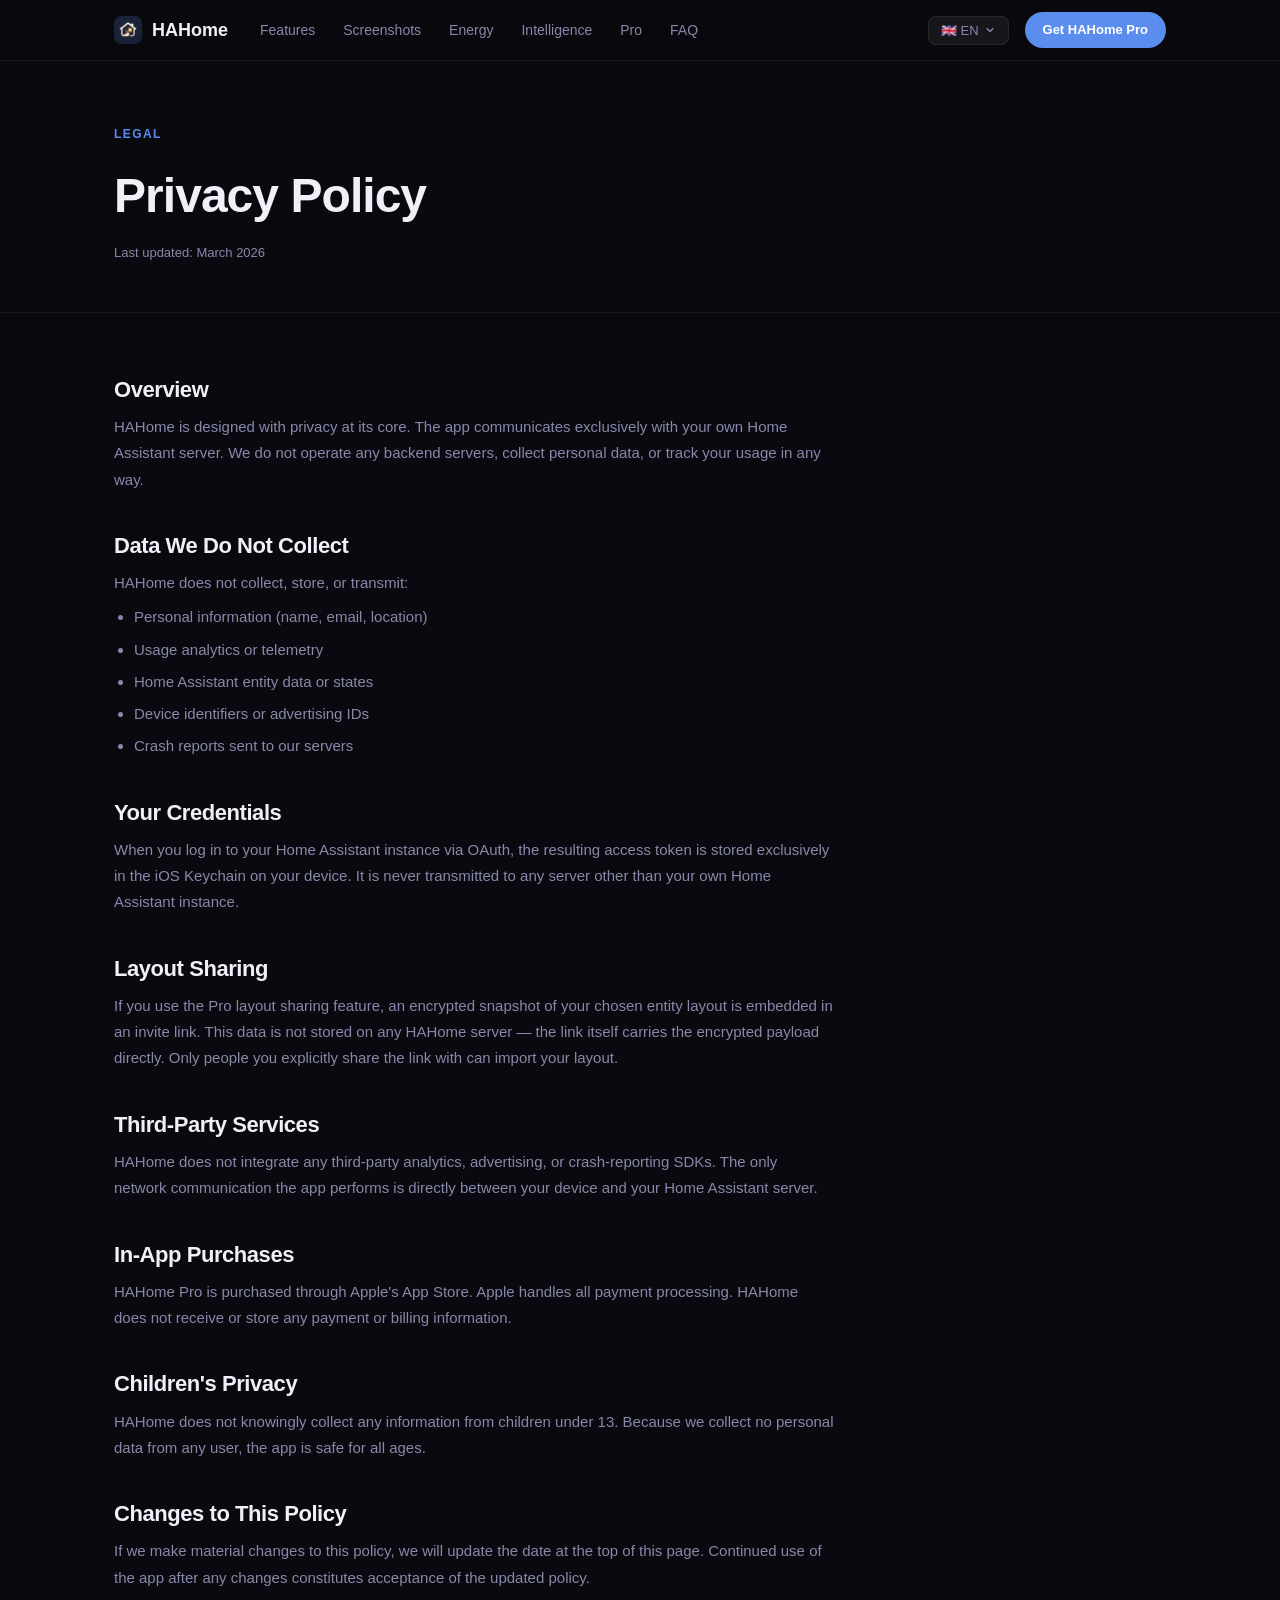
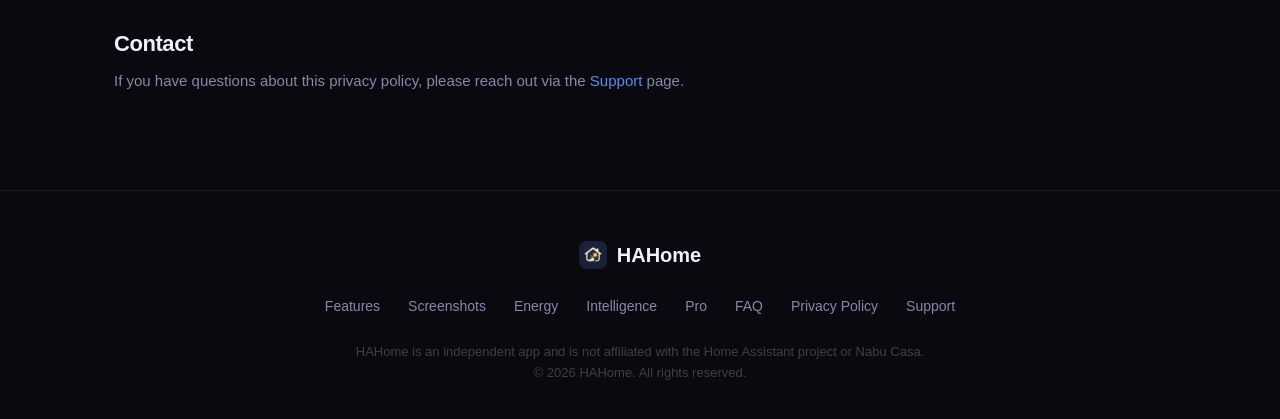
<file: privacy.html>
<!DOCTYPE html>
<html lang="en">
<head>
  <meta charset="UTF-8" />
  <meta name="viewport" content="width=device-width, initial-scale=1.0" />
  <title>Privacy Policy – HAHome</title>
  <meta name="description" content="HAHome Privacy Policy. We don't collect your data." />
  <link rel="stylesheet" href="styles.css">
  <style>
    .policy-hero {
      padding-top: 120px;
      padding-bottom: 48px;
      border-bottom: 1px solid var(--border);
    }
    .policy-body {
      padding: 64px 0 96px;
      max-width: 720px;
    }
    .policy-body h2 {
      font-size: 22px;
      font-weight: 700;
      margin: 40px 0 12px;
    }
    .policy-body h2:first-child { margin-top: 0; }
    .policy-body p, .policy-body li {
      font-size: 15px;
      color: var(--muted);
      line-height: 1.75;
    }
    .policy-body ul {
      padding-left: 20px;
      margin-top: 8px;
      display: flex;
      flex-direction: column;
      gap: 6px;
    }
    .policy-body a { color: var(--accent); }
    .policy-body a:hover { text-decoration: underline; }
    .policy-updated {
      font-size: 13px;
      color: var(--muted);
      margin-top: 6px;
    }
  </style>
</head>
<body>

<nav>
  <div class="nav-inner">
    <a href="index.html" class="nav-logo">
      <img src="logo/HAHome-logo.png" alt="HAHome logo" width="28" height="28" style="border-radius:7px;" />
      HAHome
    </a>
    <ul class="nav-links">
      <li><a href="index.html#features" data-i18n="nav.features">Features</a></li>
      <li><a href="index.html#screenshots" data-i18n="nav.screenshots">Screenshots</a></li>
      <li><a href="index.html#energy-showcase" data-i18n="nav.energy">Energy</a></li>
      <li><a href="index.html#intelligence" data-i18n="nav.intelligence">Intelligence</a></li>
      <li><a href="index.html#pro" data-i18n="nav.pro">Pro</a></li>
      <li><a href="index.html#faq" data-i18n="nav.faq">FAQ</a></li>
    </ul>
    <div class="lang-picker">
      <button class="lang-toggle" onclick="document.querySelector('.lang-dropdown').classList.toggle('open')" aria-label="Change language">
        <span class="lang-current"></span>
        <svg width="12" height="12" viewBox="0 0 24 24" fill="none" stroke="currentColor" stroke-width="2.5" stroke-linecap="round" stroke-linejoin="round"><polyline points="6 9 12 15 18 9"/></svg>
      </button>
      <div class="lang-dropdown">
        <button class="lang-option" data-lang="en" onclick="setLanguage('en')">🇬🇧 English</button>
        <button class="lang-option" data-lang="nl" onclick="setLanguage('nl')">🇳🇱 Nederlands</button>
        <button class="lang-option" data-lang="fr" onclick="setLanguage('fr')">🇫🇷 Français</button>
        <button class="lang-option" data-lang="de" onclick="setLanguage('de')">🇩🇪 Deutsch</button>
        <button class="lang-option" data-lang="es" onclick="setLanguage('es')">🇪🇸 Español</button>
        <button class="lang-option" data-lang="it" onclick="setLanguage('it')">🇮🇹 Italiano</button>
        <button class="lang-option" data-lang="pt" onclick="setLanguage('pt')">🇵🇹 Português</button>
        <button class="lang-option" data-lang="pl" onclick="setLanguage('pl')">🇵🇱 Polski</button>
        <button class="lang-option" data-lang="sv" onclick="setLanguage('sv')">🇸🇪 Svenska</button>
      </div>
    </div>
    <a href="index.html#pro" class="nav-cta nav-cta-desktop" data-i18n="nav.cta">Get HAHome Pro</a>
  </div>
</nav>

<div class="policy-hero">
  <div class="container">
    <span class="section-label" data-i18n="privacy.label">Legal</span>
    <h1 style="font-size: clamp(28px, 4vw, 48px); font-weight: 800; letter-spacing: -0.02em; margin-bottom: 8px;" data-i18n="privacy.title">Privacy Policy</h1>
    <p class="policy-updated" data-i18n="privacy.updated">Last updated: March 2026</p>
  </div>
</div>

<div class="container">
  <div class="policy-body">

    <h2 data-i18n="privacy.overview.title">Overview</h2>
    <p data-i18n="privacy.overview.desc">HAHome is designed with privacy at its core. The app communicates exclusively with your own Home Assistant server. We do not operate any backend servers, collect personal data, or track your usage in any way.</p>

    <h2 data-i18n="privacy.nocollect.title">Data We Do Not Collect</h2>
    <p data-i18n="privacy.nocollect.desc">HAHome does not collect, store, or transmit:</p>
    <ul>
      <li data-i18n="privacy.nocollect.1">Personal information (name, email, location)</li>
      <li data-i18n="privacy.nocollect.2">Usage analytics or telemetry</li>
      <li data-i18n="privacy.nocollect.3">Home Assistant entity data or states</li>
      <li data-i18n="privacy.nocollect.4">Device identifiers or advertising IDs</li>
      <li data-i18n="privacy.nocollect.5">Crash reports sent to our servers</li>
    </ul>

    <h2 data-i18n="privacy.credentials.title">Your Credentials</h2>
    <p data-i18n="privacy.credentials.desc">When you log in to your Home Assistant instance via OAuth, the resulting access token is stored exclusively in the iOS Keychain on your device. It is never transmitted to any server other than your own Home Assistant instance.</p>

    <h2 data-i18n="privacy.sharing.title">Layout Sharing</h2>
    <p data-i18n="privacy.sharing.desc">If you use the Pro layout sharing feature, an encrypted snapshot of your chosen entity layout is embedded in an invite link. This data is not stored on any HAHome server — the link itself carries the encrypted payload directly. Only people you explicitly share the link with can import your layout.</p>

    <h2 data-i18n="privacy.thirdparty.title">Third-Party Services</h2>
    <p data-i18n="privacy.thirdparty.desc">HAHome does not integrate any third-party analytics, advertising, or crash-reporting SDKs. The only network communication the app performs is directly between your device and your Home Assistant server.</p>

    <h2 data-i18n="privacy.iap.title">In-App Purchases</h2>
    <p data-i18n="privacy.iap.desc">HAHome Pro is purchased through Apple's App Store. Apple handles all payment processing. HAHome does not receive or store any payment or billing information.</p>

    <h2 data-i18n="privacy.children.title">Children's Privacy</h2>
    <p data-i18n="privacy.children.desc">HAHome does not knowingly collect any information from children under 13. Because we collect no personal data from any user, the app is safe for all ages.</p>

    <h2 data-i18n="privacy.changes.title">Changes to This Policy</h2>
    <p data-i18n="privacy.changes.desc">If we make material changes to this policy, we will update the date at the top of this page. Continued use of the app after any changes constitutes acceptance of the updated policy.</p>

    <h2 data-i18n="privacy.contact.title">Contact</h2>
    <p data-i18n-html="privacy.contact.desc">If you have questions about this privacy policy, please reach out via the <a href="support.html">Support</a> page.</p>

  </div>
</div>

<footer>
  <div class="container">
    <div class="footer-inner">
      <div class="footer-logo">
        <img src="logo/HAHome-logo.png" alt="HAHome logo" width="28" height="28" style="border-radius:7px;" />
        HAHome
      </div>
      <div class="footer-links">
        <a href="index.html#features" data-i18n="nav.features">Features</a>
        <a href="index.html#screenshots" data-i18n="nav.screenshots">Screenshots</a>
        <a href="index.html#energy-showcase" data-i18n="nav.energy">Energy</a>
        <a href="index.html#intelligence" data-i18n="nav.intelligence">Intelligence</a>
        <a href="index.html#pro" data-i18n="nav.pro">Pro</a>
        <a href="index.html#faq" data-i18n="nav.faq">FAQ</a>
        <a href="privacy.html" data-i18n="footer.privacy">Privacy Policy</a>
        <a href="support.html" data-i18n="footer.support">Support</a>
      </div>
      <p class="footer-note" data-i18n-html="footer.note">
        HAHome is an independent app and is not affiliated with the Home Assistant project or Nabu Casa.<br>
        &copy; 2026 HAHome. All rights reserved.
      </p>
    </div>
  </div>
</footer>

<script src="i18n.js"></script>
<script src="scripts.js"></script>
</body>
</html>
</file>
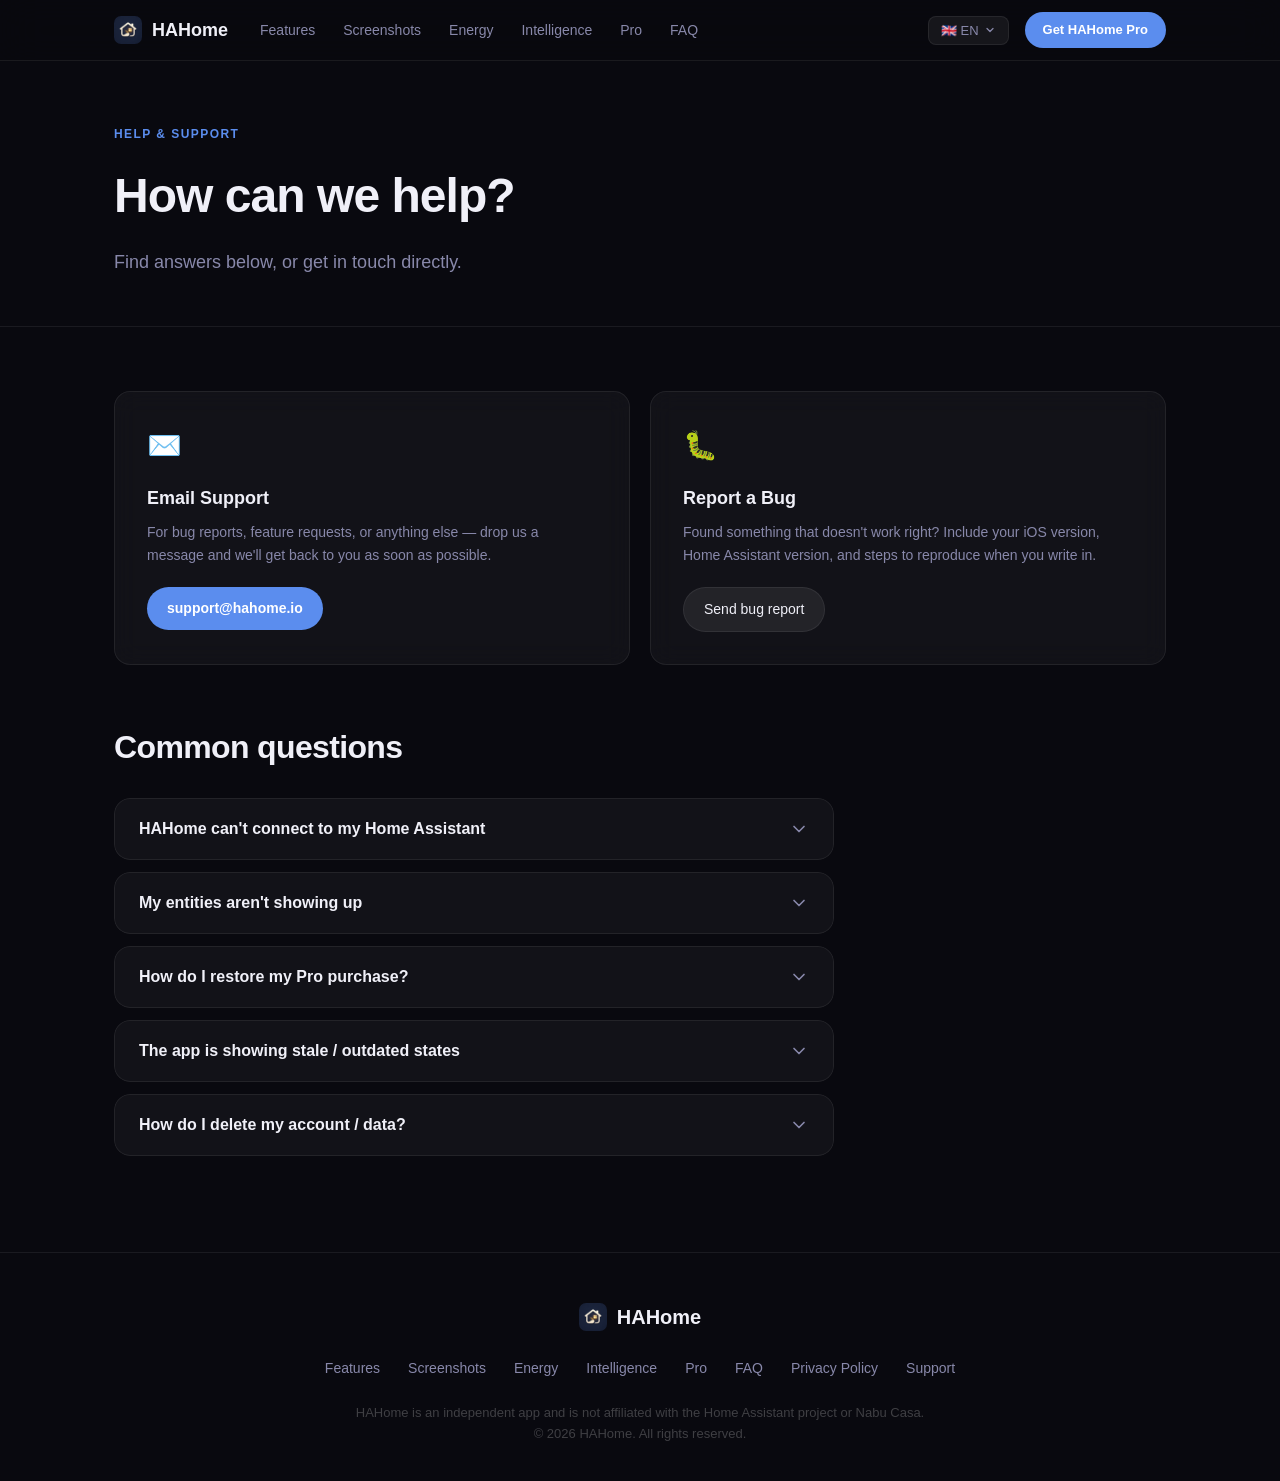
<file: support.html>
<!DOCTYPE html>
<html lang="en">
<head>
  <meta charset="UTF-8" />
  <meta name="viewport" content="width=device-width, initial-scale=1.0" />
  <title>Support – HAHome</title>
  <meta name="description" content="Get help with HAHome — the native Apple app for Home Assistant." />
  <link rel="stylesheet" href="styles.css">
  <style>
    .support-hero {
      padding-top: 120px;
      padding-bottom: 48px;
      border-bottom: 1px solid var(--border);
    }
    .support-body {
      padding: 64px 0 96px;
    }
    .support-grid {
      display: grid;
      grid-template-columns: 1fr 1fr;
      gap: 20px;
      margin-bottom: 64px;
    }
    .support-card {
      padding: 32px;
    }
    .support-card-icon {
      font-size: 28px;
      margin-bottom: 16px;
    }
    .support-card h3 {
      font-size: 18px;
      font-weight: 700;
      margin-bottom: 8px;
    }
    .support-card p {
      font-size: 14px;
      color: var(--muted);
      line-height: 1.65;
      margin-bottom: 20px;
    }
    .support-faq-section h2 {
      font-size: clamp(22px, 3vw, 32px);
      font-weight: 700;
      letter-spacing: -0.02em;
      margin-bottom: 32px;
    }
    .support-faq-list {
      display: flex;
      flex-direction: column;
      gap: 12px;
      max-width: 720px;
    }
    .support-faq-list .faq-item { border-radius: var(--radius); overflow: hidden; }
    @media (max-width: 640px) {
      .support-grid { grid-template-columns: 1fr; }
    }
  </style>
</head>
<body>

<nav>
  <div class="nav-inner">
    <a href="index.html" class="nav-logo">
      <img src="logo/HAHome-logo.png" alt="HAHome logo" width="28" height="28" style="border-radius:7px;" />
      HAHome
    </a>
    <ul class="nav-links">
      <li><a href="index.html#features" data-i18n="nav.features">Features</a></li>
      <li><a href="index.html#screenshots" data-i18n="nav.screenshots">Screenshots</a></li>
      <li><a href="index.html#energy-showcase" data-i18n="nav.energy">Energy</a></li>
      <li><a href="index.html#intelligence" data-i18n="nav.intelligence">Intelligence</a></li>
      <li><a href="index.html#pro" data-i18n="nav.pro">Pro</a></li>
      <li><a href="index.html#faq" data-i18n="nav.faq">FAQ</a></li>
    </ul>
    <div class="lang-picker">
      <button class="lang-toggle" onclick="document.querySelector('.lang-dropdown').classList.toggle('open')" aria-label="Change language">
        <span class="lang-current"></span>
        <svg width="12" height="12" viewBox="0 0 24 24" fill="none" stroke="currentColor" stroke-width="2.5" stroke-linecap="round" stroke-linejoin="round"><polyline points="6 9 12 15 18 9"/></svg>
      </button>
      <div class="lang-dropdown">
        <button class="lang-option" data-lang="en" onclick="setLanguage('en')">🇬🇧 English</button>
        <button class="lang-option" data-lang="nl" onclick="setLanguage('nl')">🇳🇱 Nederlands</button>
        <button class="lang-option" data-lang="fr" onclick="setLanguage('fr')">🇫🇷 Français</button>
        <button class="lang-option" data-lang="de" onclick="setLanguage('de')">🇩🇪 Deutsch</button>
        <button class="lang-option" data-lang="es" onclick="setLanguage('es')">🇪🇸 Español</button>
        <button class="lang-option" data-lang="it" onclick="setLanguage('it')">🇮🇹 Italiano</button>
        <button class="lang-option" data-lang="pt" onclick="setLanguage('pt')">🇵🇹 Português</button>
        <button class="lang-option" data-lang="pl" onclick="setLanguage('pl')">🇵🇱 Polski</button>
        <button class="lang-option" data-lang="sv" onclick="setLanguage('sv')">🇸🇪 Svenska</button>
      </div>
    </div>
    <a href="index.html#pro" class="nav-cta nav-cta-desktop" data-i18n="nav.cta">Get HAHome Pro</a>
  </div>
</nav>

<div class="support-hero">
  <div class="container">
    <span class="section-label" data-i18n="support.label">Help &amp; Support</span>
    <h1 style="font-size: clamp(28px, 4vw, 48px); font-weight: 800; letter-spacing: -0.02em; margin-bottom: 12px;" data-i18n="support.title">How can we help?</h1>
    <p class="subtitle" data-i18n="support.subtitle">Find answers below, or get in touch directly.</p>
  </div>
</div>

<div class="container">
  <div class="support-body">

    <!-- Contact cards -->
    <div class="support-grid">
      <div class="support-card card">
        <div class="support-card-icon">✉️</div>
        <h3 data-i18n="support.email.title">Email Support</h3>
        <p data-i18n="support.email.desc">For bug reports, feature requests, or anything else — drop us a message and we'll get back to you as soon as possible.</p>
        <a href="mailto:support@hahome.io" class="btn-primary" style="display:inline-flex; font-size:14px; padding:10px 20px;">
          support@hahome.io
        </a>
      </div>

      <div class="support-card card">
        <div class="support-card-icon">🐛</div>
        <h3 data-i18n="support.bug.title">Report a Bug</h3>
        <p data-i18n="support.bug.desc">Found something that doesn't work right? Include your iOS version, Home Assistant version, and steps to reproduce when you write in.</p>
        <a href="mailto:support@hahome.io?subject=Bug%20Report" class="btn-secondary" style="display:inline-flex; font-size:14px; padding:10px 20px;" data-i18n="support.bug.cta">
          Send bug report
        </a>
      </div>
    </div>

    <!-- Common questions -->
    <div class="support-faq-section">
      <h2 data-i18n="support.common">Common questions</h2>
      <div class="support-faq-list">

        <div class="faq-item">
          <button class="faq-question" onclick="toggleFaq(this)">
            <span data-i18n="support.q1">HAHome can't connect to my Home Assistant</span>
            <svg class="faq-arrow" fill="none" stroke="currentColor" stroke-width="2" stroke-linecap="round" stroke-linejoin="round" viewBox="0 0 24 24"><polyline points="6 9 12 15 18 9"/></svg>
          </button>
          <div class="faq-answer" data-i18n="support.a1">
            Make sure your Home Assistant URL is correct and reachable from your device. Try opening the URL in Safari first — if it loads, HAHome should be able to connect. If you're connecting remotely, ensure your reverse proxy, Nabu Casa, or VPN is active. Check that your Home Assistant instance is running and not in maintenance mode.
          </div>
        </div>

        <div class="faq-item">
          <button class="faq-question" onclick="toggleFaq(this)">
            <span data-i18n="support.q2">My entities aren't showing up</span>
            <svg class="faq-arrow" fill="none" stroke="currentColor" stroke-width="2" stroke-linecap="round" stroke-linejoin="round" viewBox="0 0 24 24"><polyline points="6 9 12 15 18 9"/></svg>
          </button>
          <div class="faq-answer" data-i18n="support.a2">
            Make sure the entities are not hidden or disabled in your Home Assistant instance. Try force-closing the app and reopening it to resync with your server. Free tier limits (10 lights, 5 climate, etc.) may also apply — upgrade to Pro to remove all caps.
          </div>
        </div>

        <div class="faq-item">
          <button class="faq-question" onclick="toggleFaq(this)">
            <span data-i18n="support.q3">How do I restore my Pro purchase?</span>
            <svg class="faq-arrow" fill="none" stroke="currentColor" stroke-width="2" stroke-linecap="round" stroke-linejoin="round" viewBox="0 0 24 24"><polyline points="6 9 12 15 18 9"/></svg>
          </button>
          <div class="faq-answer" data-i18n="support.a3">
            Go to Settings → HAHome Pro → Restore Purchase. Make sure you're signed in with the same Apple ID used for the original purchase. If you purchased through Family Sharing, ensure Family Sharing is enabled in your Apple ID settings.
          </div>
        </div>

        <div class="faq-item">
          <button class="faq-question" onclick="toggleFaq(this)">
            <span data-i18n="support.q4">The app is showing stale / outdated states</span>
            <svg class="faq-arrow" fill="none" stroke="currentColor" stroke-width="2" stroke-linecap="round" stroke-linejoin="round" viewBox="0 0 24 24"><polyline points="6 9 12 15 18 9"/></svg>
          </button>
          <div class="faq-answer" data-i18n="support.a4">
            HAHome uses a WebSocket connection for live updates. If states appear stale, the connection may have dropped. Force-close the app and reopen it to re-establish the WebSocket connection. Check that your Home Assistant instance is responsive.
          </div>
        </div>

        <div class="faq-item">
          <button class="faq-question" onclick="toggleFaq(this)">
            <span data-i18n="support.q5">How do I delete my account / data?</span>
            <svg class="faq-arrow" fill="none" stroke="currentColor" stroke-width="2" stroke-linecap="round" stroke-linejoin="round" viewBox="0 0 24 24"><polyline points="6 9 12 15 18 9"/></svg>
          </button>
          <div class="faq-answer" data-i18n="support.a5">
            HAHome doesn't store any personal data on external servers — everything lives on your device and your own Home Assistant. To remove all app data, go to Settings → Sign Out, then delete the app from your device. This removes the stored access token from the iOS Keychain and all local app data.
          </div>
        </div>

      </div>
    </div>

  </div>
</div>

<footer>
  <div class="container">
    <div class="footer-inner">
      <div class="footer-logo">
        <img src="logo/HAHome-logo.png" alt="HAHome logo" width="28" height="28" style="border-radius:7px;" />
        HAHome
      </div>
      <div class="footer-links">
        <a href="index.html#features" data-i18n="nav.features">Features</a>
        <a href="index.html#screenshots" data-i18n="nav.screenshots">Screenshots</a>
        <a href="index.html#energy-showcase" data-i18n="nav.energy">Energy</a>
        <a href="index.html#intelligence" data-i18n="nav.intelligence">Intelligence</a>
        <a href="index.html#pro" data-i18n="nav.pro">Pro</a>
        <a href="index.html#faq" data-i18n="nav.faq">FAQ</a>
        <a href="privacy.html" data-i18n="footer.privacy">Privacy Policy</a>
        <a href="support.html" data-i18n="footer.support">Support</a>
      </div>
      <p class="footer-note" data-i18n-html="footer.note">
        HAHome is an independent app and is not affiliated with the Home Assistant project or Nabu Casa.<br>
        &copy; 2026 HAHome. All rights reserved.
      </p>
    </div>
  </div>
</footer>

<script src="i18n.js"></script>
<script src="scripts.js"></script>
</body>
</html>
</file>
<file: styles.css>
/* ── Reset & Base ─────────────────────────────────────────── */
*, *::before, *::after { box-sizing: border-box; margin: 0; padding: 0; }

:root {
  --bg:        #09090f;
  --bg2:       #0f0f1a;
  --bg3:       #141424;
  --border:    rgba(255,255,255,0.07);
  --text:      #f0f0f8;
  --muted:     #8888aa;
  --accent:    #5b8dee;
  --accent2:   #7c5cf7;
  --orange:    #f59e0b;
  --green:     #34d399;
  --teal:      #2dd4bf;
  --radius:    16px;
  --radius-lg: 28px;
  --font:      -apple-system, BlinkMacSystemFont, "SF Pro Display", "Segoe UI", sans-serif;
}

html { scroll-behavior: smooth; }

body {
  background: var(--bg);
  color: var(--text);
  font-family: var(--font);
  line-height: 1.6;
  -webkit-font-smoothing: antialiased;
}

a { color: inherit; text-decoration: none; }
img { display: block; max-width: 100%; }

/* ── Layout Helpers ───────────────────────────────────────── */
.container {
  max-width: 1100px;
  margin: 0 auto;
  padding: 0 24px;
}

section {
  padding: 96px 0;
}

.section-label {
  display: inline-block;
  font-size: 12px;
  font-weight: 600;
  letter-spacing: 0.12em;
  text-transform: uppercase;
  color: var(--accent);
  margin-bottom: 14px;
}

h2 {
  font-size: clamp(28px, 4vw, 44px);
  font-weight: 700;
  letter-spacing: -0.02em;
  line-height: 1.15;
  margin-bottom: 16px;
}

.subtitle {
  font-size: 18px;
  color: var(--muted);
  max-width: 560px;
  line-height: 1.7;
}

/* ── Glass Card ───────────────────────────────────────────── */
.card {
  background: rgba(255,255,255,0.04);
  border: 1px solid var(--border);
  border-radius: var(--radius);
  backdrop-filter: blur(12px);
}

/* ── Nav ──────────────────────────────────────────────────── */
nav {
  position: fixed;
  top: 0; left: 0; right: 0;
  z-index: 100;
  background: rgba(9,9,15,0.72);
  backdrop-filter: blur(20px);
  -webkit-backdrop-filter: blur(20px);
  border-bottom: 1px solid var(--border);
}

.nav-inner {
  display: flex;
  align-items: center;
  justify-content: space-between;
  height: 60px;
  max-width: 1100px;
  margin: 0 auto;
  padding: 0 24px;
}

.nav-logo {
  display: flex;
  align-items: center;
  gap: 10px;
  font-weight: 700;
  font-size: 18px;
}

.nav-logo svg {
  width: 28px; height: 28px;
}

.nav-links {
  display: flex;
  gap: 28px;
  list-style: none;
  margin-left: 32px;
}

.nav-links a {
  font-size: 14px;
  color: var(--muted);
  transition: color 0.2s;
}

.nav-links a:hover { color: var(--text); }

.nav-cta {
  background: var(--accent);
  color: #fff;
  font-size: 13px;
  font-weight: 600;
  padding: 8px 18px;
  border-radius: 999px;
  transition: opacity 0.2s;
}

.nav-cta:hover { opacity: 0.85; }

/* ── Language Picker ──────────────────────────────────────── */
.lang-picker {
  position: relative;
  margin-left: auto;
  margin-right: 16px;
}

.lang-toggle {
  display: flex;
  align-items: center;
  gap: 5px;
  background: rgba(255,255,255,0.06);
  border: 1px solid var(--border);
  border-radius: 8px;
  padding: 6px 12px;
  color: var(--muted);
  font-size: 13px;
  font-weight: 500;
  cursor: pointer;
  transition: background 0.2s, color 0.2s;
  font-family: var(--font);
}

.lang-toggle:hover {
  background: rgba(255,255,255,0.1);
  color: var(--text);
}

.lang-dropdown {
  display: none;
  position: absolute;
  top: calc(100% + 8px);
  right: 0;
  background: rgba(15,15,26,0.96);
  border: 1px solid var(--border);
  border-radius: 12px;
  padding: 6px;
  min-width: 150px;
  backdrop-filter: blur(20px);
  -webkit-backdrop-filter: blur(20px);
  box-shadow: 0 16px 48px rgba(0,0,0,0.5);
  z-index: 200;
}

.lang-dropdown.open { display: flex; flex-direction: column; }

.lang-option {
  display: flex;
  align-items: center;
  gap: 8px;
  background: none;
  border: none;
  border-radius: 8px;
  padding: 8px 12px;
  color: var(--muted);
  font-size: 14px;
  font-weight: 500;
  cursor: pointer;
  transition: background 0.15s, color 0.15s;
  text-align: left;
  font-family: var(--font);
  width: 100%;
}

.lang-option:hover {
  background: rgba(255,255,255,0.08);
  color: var(--text);
}

.lang-option.active {
  background: rgba(91,141,238,0.12);
  color: var(--accent);
}

/* ── Hero ─────────────────────────────────────────────────── */
#hero {
  padding-top: 160px;
  padding-bottom: 80px;
  text-align: center;
  position: relative;
  overflow: hidden;
}

#hero::before {
  content: '';
  position: absolute;
  top: -200px; left: 50%; transform: translateX(-50%);
  width: 900px; height: 900px;
  background: radial-gradient(ellipse at center, rgba(91,141,238,0.18) 0%, transparent 70%);
  pointer-events: none;
}

.hero-badge {
  display: inline-flex;
  align-items: center;
  gap: 7px;
  background: rgba(91,141,238,0.12);
  border: 1px solid rgba(91,141,238,0.3);
  color: #a5c0ff;
  font-size: 13px;
  font-weight: 500;
  padding: 6px 16px;
  border-radius: 999px;
  margin-bottom: 28px;
}

.hero-badge span.dot {
  width: 7px; height: 7px;
  border-radius: 50%;
  background: var(--accent);
  display: inline-block;
}

#hero h1 {
  font-size: clamp(44px, 7vw, 80px);
  font-weight: 800;
  letter-spacing: -0.03em;
  line-height: 1.05;
  margin-bottom: 24px;
}

#hero h1 .gradient {
  background: linear-gradient(135deg, #5b8dee 0%, #7c5cf7 50%, #c084fc 100%);
  -webkit-background-clip: text;
  -webkit-text-fill-color: transparent;
  background-clip: text;
}

#hero .hero-sub {
  font-size: 20px;
  color: var(--muted);
  max-width: 560px;
  margin: 0 auto 40px;
  line-height: 1.7;
}

.hero-actions {
  display: flex;
  gap: 16px;
  justify-content: center;
  flex-wrap: wrap;
}

.btn-primary {
  display: inline-flex;
  align-items: center;
  gap: 10px;
  background: var(--accent);
  color: #fff;
  font-weight: 600;
  font-size: 16px;
  padding: 14px 28px;
  border-radius: 999px;
  transition: opacity 0.2s, transform 0.2s;
}

.btn-primary:hover { opacity: 0.88; transform: translateY(-1px); }

.btn-secondary {
  display: inline-flex;
  align-items: center;
  gap: 10px;
  background: rgba(255,255,255,0.07);
  border: 1px solid var(--border);
  color: var(--text);
  font-weight: 500;
  font-size: 16px;
  padding: 14px 28px;
  border-radius: 999px;
  transition: background 0.2s, transform 0.2s;
}

.btn-secondary:hover { background: rgba(255,255,255,0.11); transform: translateY(-1px); }

/* ── Phone Mockup ─────────────────────────────────────────── */
.hero-mockup {
  margin: 64px auto 0;
  max-width: 880px;
  display: grid;
  grid-template-columns: 1fr 1.4fr 1fr;
  gap: 20px;
  align-items: center;
}

.phone-frame {
  border-radius: 44px;
  background: var(--bg3);
  border: 1px solid rgba(255,255,255,0.1);
  overflow: hidden;
  box-shadow: 0 40px 80px rgba(0,0,0,0.6), 0 0 0 1px rgba(255,255,255,0.04);
}

.phone-frame.center {
  border-radius: 52px;
  box-shadow: 0 60px 120px rgba(0,0,0,0.7), 0 0 0 1px rgba(255,255,255,0.06);
}

.phone-frame img {
  width: 100%;
  display: block;
}

.phone-screen {
  width: 100%;
  aspect-ratio: 9/19.5;
  display: flex;
  flex-direction: column;
  padding: 20px 16px 16px;
  background: linear-gradient(160deg, #1a1a2e 0%, #0f0f1a 100%);
  gap: 10px;
}

.phone-screen .status-bar {
  display: flex;
  justify-content: space-between;
  font-size: 9px;
  color: rgba(255,255,255,0.5);
  margin-bottom: 4px;
}

.phone-screen .screen-title {
  font-size: 11px;
  font-weight: 700;
  color: #fff;
  margin-bottom: 4px;
}

.mock-chip-row {
  display: flex;
  gap: 5px;
}

.mock-chip {
  font-size: 7.5px;
  padding: 3px 8px;
  border-radius: 99px;
  background: rgba(255,255,255,0.08);
  color: rgba(255,255,255,0.6);
}

.mock-chip.active {
  background: rgba(91,141,238,0.25);
  color: #a5c0ff;
}

.mock-tile-grid {
  display: grid;
  grid-template-columns: 1fr 1fr;
  gap: 6px;
  flex: 1;
}

.mock-tile {
  border-radius: 10px;
  padding: 8px;
  display: flex;
  flex-direction: column;
  justify-content: space-between;
  min-height: 52px;
}

.mock-tile .tile-icon { font-size: 11px; }
.mock-tile .tile-name { font-size: 7px; font-weight: 600; color: rgba(255,255,255,0.9); margin-top: 4px; }
.mock-tile .tile-state { font-size: 6.5px; color: rgba(255,255,255,0.45); }

.mock-tile.on  { background: rgba(245,158,11,0.18); }
.mock-tile.off { background: rgba(255,255,255,0.05); }
.mock-tile.cool { background: rgba(91,141,238,0.18); }
.mock-tile.green { background: rgba(52,211,153,0.15); }

.mock-energy-bar {
  background: rgba(52,211,153,0.08);
  border: 1px solid rgba(52,211,153,0.15);
  border-radius: 8px;
  padding: 7px 8px;
}

.mock-energy-bar .e-label { font-size: 7px; color: #34d399; font-weight: 600; }
.mock-energy-bar .e-row { display: flex; justify-content: space-between; margin-top: 3px; }
.mock-energy-bar .e-val { font-size: 6.5px; color: rgba(255,255,255,0.5); }

.phone-frame.side .phone-screen {
  background: linear-gradient(160deg, #1a1220 0%, #0f0d14 100%);
}

/* ── See It In Action Carousel ────────────────────────────── */
#screenshots {
  background: var(--bg);
}

.action-header {
  text-align: center;
  margin-bottom: 48px;
}

.action-header .subtitle {
  margin: 0 auto;
}

.action-carousel {
  position: relative;
  max-width: 380px;
  margin: 0 auto;
  overflow: hidden;
  border-radius: var(--radius-lg);
}

.action-carousel-track {
  display: flex;
  transition: transform 0.45s cubic-bezier(0.4, 0, 0.2, 1);
}

.action-slide {
  flex: 0 0 100%;
  min-width: 100%;
}

.action-slide-phone {
  max-width: 320px;
  margin: 0 auto;
  border-radius: 40px;
  overflow: hidden;
  border: 1px solid rgba(255,255,255,0.1);
  box-shadow: 0 40px 80px rgba(0,0,0,0.6), 0 0 0 1px rgba(255,255,255,0.04);
  background: var(--bg3);
}

.action-slide-phone img {
  width: 100%;
  display: block;
}

.action-slide-caption {
  text-align: center;
  padding: 24px 16px 0;
}

.action-slide-caption h3 {
  font-size: 18px;
  font-weight: 700;
  margin-bottom: 6px;
}

.action-slide-caption p {
  font-size: 14px;
  color: var(--muted);
  line-height: 1.6;
  max-width: 360px;
  margin: 0 auto;
}

.action-carousel-nav {
  display: flex;
  justify-content: center;
  align-items: center;
  gap: 16px;
  margin-top: 28px;
}

.action-carousel-btn {
  background: rgba(255,255,255,0.08);
  border: 1px solid var(--border);
  color: var(--text);
  width: 40px;
  height: 40px;
  border-radius: 50%;
  cursor: pointer;
  display: flex;
  align-items: center;
  justify-content: center;
  transition: background 0.2s;
}

.action-carousel-btn:hover {
  background: rgba(255,255,255,0.14);
}

.action-dots {
  display: flex;
  gap: 8px;
}

.action-dot {
  width: 8px;
  height: 8px;
  border-radius: 50%;
  background: rgba(255,255,255,0.2);
  border: none;
  cursor: pointer;
  padding: 0;
  transition: background 0.2s, transform 0.2s;
}

.action-dot.active {
  background: var(--accent);
  transform: scale(1.25);
}

/* ── Configuration ────────────────────────────────────────── */
#configuration { background: var(--bg2); }

.config-header {
  text-align: center;
  margin-bottom: 48px;
}

.config-header .subtitle {
  margin: 0 auto;
}

/* ── Room Details ────────────────────────────────────────── */
#room-details { background: var(--bg2); }

.rooms-header {
  text-align: center;
  margin-bottom: 48px;
}

.rooms-header .subtitle {
  margin: 0 auto;
}

/* ── Music Assistant ──────────────────────────────────────── */
#music-assistant { background: var(--bg); }

.ma-header {
  text-align: center;
  margin-bottom: 48px;
}

.ma-header .subtitle {
  margin: 0 auto;
}

/* ── Features ─────────────────────────────────────────────── */
#features { background: var(--bg2); }

.features-header {
  max-width: 600px;
  margin-bottom: 56px;
}

.features-grid {
  display: grid;
  grid-template-columns: repeat(auto-fill, minmax(300px, 1fr));
  gap: 20px;
}

.feature-card {
  padding: 28px;
}

.feature-icon {
  width: 48px; height: 48px;
  border-radius: 14px;
  display: flex;
  align-items: center;
  justify-content: center;
  font-size: 22px;
  margin-bottom: 18px;
}

.feature-card h3 {
  font-size: 17px;
  font-weight: 700;
  margin-bottom: 8px;
}

.feature-card p {
  font-size: 14px;
  color: var(--muted);
  line-height: 1.65;
}

/* ── Domains ──────────────────────────────────────────────── */
.domains-header {
  text-align: center;
  margin-bottom: 56px;
}

.domains-header .subtitle {
  margin: 0 auto;
}

.domains-grid {
  display: grid;
  grid-template-columns: repeat(auto-fill, minmax(220px, 1fr));
  gap: 16px;
}

.domain-card {
  padding: 24px;
  transition: transform 0.2s, border-color 0.2s;
}

.domain-card:hover {
  transform: translateY(-3px);
  border-color: rgba(255,255,255,0.14);
}

.domain-icon {
  width: 44px; height: 44px;
  border-radius: 12px;
  display: flex;
  align-items: center;
  justify-content: center;
  font-size: 20px;
  margin-bottom: 14px;
}

.domain-card h3 {
  font-size: 16px;
  font-weight: 700;
  margin-bottom: 6px;
}

.domain-card p {
  font-size: 13px;
  color: var(--muted);
  line-height: 1.6;
}

/* ── Energy Showcase ──────────────────────────────────────── */
#energy-showcase { background: var(--bg); }

.energy-showcase-header { text-align: center; margin-bottom: 48px; }
.energy-showcase-header .subtitle { margin: 0 auto; }

.energy-carousel {
  position: relative;
  max-width: 600px;
  margin: 0 auto;
  overflow: hidden;
  border-radius: var(--radius-lg);
}

.energy-carousel-track {
  display: flex;
  transition: transform 0.45s cubic-bezier(0.4, 0, 0.2, 1);
}

.energy-slide {
  flex: 0 0 100%;
  min-width: 100%;
}

.energy-slide img {
  width: 100%;
  display: block;
  border-radius: var(--radius-lg);
  border: 1px solid var(--border);
}

.energy-slide-caption {
  text-align: center;
  padding: 20px 16px 0;
}

.energy-slide-caption h3 {
  font-size: 18px;
  font-weight: 700;
  margin-bottom: 6px;
}

.energy-slide-caption p {
  font-size: 14px;
  color: var(--muted);
  line-height: 1.6;
  max-width: 480px;
  margin: 0 auto;
}

.energy-carousel-nav {
  display: flex;
  justify-content: center;
  align-items: center;
  gap: 16px;
  margin-top: 28px;
}

.energy-carousel-btn {
  background: rgba(255,255,255,0.08);
  border: 1px solid var(--border);
  color: var(--text);
  width: 40px;
  height: 40px;
  border-radius: 50%;
  cursor: pointer;
  display: flex;
  align-items: center;
  justify-content: center;
  transition: background 0.2s;
}

.energy-carousel-btn:hover {
  background: rgba(255,255,255,0.14);
}

.energy-dots {
  display: flex;
  gap: 8px;
}

.energy-dot {
  width: 8px;
  height: 8px;
  border-radius: 50%;
  background: rgba(255,255,255,0.2);
  border: none;
  cursor: pointer;
  padding: 0;
  transition: background 0.2s, transform 0.2s;
}

.energy-dot.active {
  background: var(--accent);
  transform: scale(1.25);
}

/* ── How It Works ─────────────────────────────────────────── */
#how { background: var(--bg2); }

.how-grid {
  display: grid;
  grid-template-columns: 1fr 1fr 1fr;
  gap: 32px;
  margin-top: 56px;
}

.how-step {
  text-align: center;
}

.step-number {
  width: 48px; height: 48px;
  border-radius: 50%;
  background: linear-gradient(135deg, var(--accent), var(--accent2));
  display: flex;
  align-items: center;
  justify-content: center;
  font-size: 18px;
  font-weight: 800;
  margin: 0 auto 20px;
  color: #fff;
}

.how-step h3 {
  font-size: 18px;
  font-weight: 700;
  margin-bottom: 10px;
}

.how-step p {
  font-size: 14px;
  color: var(--muted);
  line-height: 1.7;
  max-width: 280px;
  margin: 0 auto;
}

.how-connector {
  display: none;
}

/* ── Pro ──────────────────────────────────────────────────── */
#pro {
  position: relative;
  overflow: hidden;
}

#pro::before {
  content: '';
  position: absolute;
  top: 50%; right: -300px;
  transform: translateY(-50%);
  width: 700px; height: 700px;
  background: radial-gradient(ellipse, rgba(124,92,247,0.15) 0%, transparent 70%);
  pointer-events: none;
}

.pro-inner {
  display: grid;
  grid-template-columns: 1fr 1fr;
  gap: 60px;
  align-items: center;
}

.pro-badge {
  display: inline-flex;
  align-items: center;
  gap: 6px;
  background: rgba(245,158,11,0.12);
  border: 1px solid rgba(245,158,11,0.3);
  color: var(--orange);
  font-size: 12px;
  font-weight: 700;
  letter-spacing: 0.08em;
  text-transform: uppercase;
  padding: 5px 14px;
  border-radius: 999px;
  margin-bottom: 20px;
}

.pro-list {
  list-style: none;
  display: flex;
  flex-direction: column;
  gap: 16px;
  margin: 28px 0 36px;
}

.pro-list li {
  display: flex;
  align-items: flex-start;
  gap: 12px;
  font-size: 15px;
}

.pro-list li .check {
  width: 22px; height: 22px;
  border-radius: 50%;
  background: rgba(91,141,238,0.15);
  border: 1px solid rgba(91,141,238,0.3);
  display: flex;
  align-items: center;
  justify-content: center;
  flex-shrink: 0;
  margin-top: 2px;
}

.pro-list li .check svg {
  width: 12px; height: 12px;
  stroke: var(--accent);
}

.pro-price {
  display: flex;
  align-items: baseline;
  gap: 6px;
  margin-bottom: 4px;
}

.pro-price .amount {
  font-size: 40px;
  font-weight: 800;
  letter-spacing: -0.03em;
}

.pro-price .period {
  font-size: 15px;
  color: var(--muted);
}

.price-note {
  font-size: 13px;
  color: var(--muted);
  margin-bottom: 28px;
}

.pro-card-visual {
  background: linear-gradient(135deg, #1a1432 0%, #0f0d1c 100%);
  border: 1px solid rgba(124,92,247,0.25);
  border-radius: var(--radius-lg);
  padding: 32px;
  box-shadow: 0 40px 80px rgba(0,0,0,0.5);
}

.pro-card-visual .pro-icon-row {
  display: flex;
  gap: 10px;
  flex-wrap: wrap;
  margin-bottom: 24px;
}

.pro-icon-chip {
  background: rgba(124,92,247,0.12);
  border: 1px solid rgba(124,92,247,0.2);
  border-radius: 10px;
  padding: 10px 14px;
  display: flex;
  align-items: center;
  gap: 7px;
  font-size: 13px;
  color: #c4b5fd;
}

.pro-card-visual .pro-desc {
  font-size: 15px;
  color: var(--muted);
  line-height: 1.65;
}

.pro-themes {
  display: flex;
  gap: 8px;
  margin-top: 20px;
  flex-wrap: wrap;
}

.theme-swatch {
  width: 36px; height: 36px;
  border-radius: 10px;
  border: 2px solid rgba(255,255,255,0.08);
}

/* ── FAQ ──────────────────────────────────────────────────── */
#faq { background: var(--bg2); }

.faq-header {
  text-align: center;
  margin-bottom: 56px;
}

.faq-header .subtitle { margin: 0 auto; }

.faq-list {
  max-width: 720px;
  margin: 0 auto;
  display: flex;
  flex-direction: column;
  gap: 12px;
}

.faq-item {
  border-radius: var(--radius);
  overflow: hidden;
}

.faq-question {
  width: 100%;
  background: rgba(255,255,255,0.04);
  border: 1px solid var(--border);
  border-radius: var(--radius);
  padding: 20px 24px;
  display: flex;
  align-items: center;
  justify-content: space-between;
  cursor: pointer;
  font-size: 16px;
  font-weight: 600;
  color: var(--text);
  text-align: left;
  transition: background 0.2s;
  gap: 16px;
}

.faq-question:hover { background: rgba(255,255,255,0.07); }

.faq-question.open {
  background: rgba(91,141,238,0.08);
  border-color: rgba(91,141,238,0.25);
  border-radius: var(--radius) var(--radius) 0 0;
}

.faq-arrow {
  width: 20px; height: 20px;
  flex-shrink: 0;
  transition: transform 0.25s;
  color: var(--muted);
}

.faq-question.open .faq-arrow { transform: rotate(180deg); }

.faq-answer {
  display: none;
  padding: 0 24px 20px;
  font-size: 15px;
  color: var(--muted);
  line-height: 1.7;
  background: rgba(91,141,238,0.06);
  border: 1px solid rgba(91,141,238,0.2);
  border-top: none;
  border-radius: 0 0 var(--radius) var(--radius);
}

.faq-answer.open { display: block; }

/* ── Footer ───────────────────────────────────────────────── */
footer {
  border-top: 1px solid var(--border);
  padding: 48px 0 36px;
}

.footer-inner {
  display: flex;
  flex-direction: column;
  align-items: center;
  gap: 24px;
  text-align: center;
}

.footer-logo {
  display: flex;
  align-items: center;
  gap: 10px;
  font-weight: 700;
  font-size: 20px;
}

.footer-links {
  display: flex;
  gap: 28px;
  flex-wrap: wrap;
  justify-content: center;
}

.footer-links a {
  font-size: 14px;
  color: var(--muted);
  transition: color 0.2s;
}

.footer-links a:hover { color: var(--text); }

.footer-note {
  font-size: 13px;
  color: rgba(255,255,255,0.22);
}

/* ── Hamburger & Mobile Menu ──────────────────────────────── */
.nav-hamburger {
  display: none;
  flex-direction: column;
  justify-content: center;
  gap: 5px;
  width: 36px;
  height: 36px;
  background: none;
  border: none;
  cursor: pointer;
  padding: 4px;
}

.nav-hamburger span {
  display: block;
  height: 2px;
  border-radius: 2px;
  background: var(--text);
  transition: transform 0.25s, opacity 0.25s;
  transform-origin: center;
}

.nav-hamburger.open span:nth-child(1) { transform: translateY(7px) rotate(45deg); }
.nav-hamburger.open span:nth-child(2) { opacity: 0; transform: scaleX(0); }
.nav-hamburger.open span:nth-child(3) { transform: translateY(-7px) rotate(-45deg); }

.nav-mobile {
  display: none;
  flex-direction: column;
  gap: 0;
  border-top: 1px solid var(--border);
  background: rgba(9,9,15,0.96);
  padding: 20px 24px 24px;
}

.nav-mobile.open { display: flex; }

.nav-mobile ul {
  list-style: none;
  display: flex;
  flex-direction: column;
  gap: 2px;
  margin-bottom: 20px;
}

.nav-mobile ul li a {
  display: block;
  font-size: 16px;
  font-weight: 500;
  color: var(--muted);
  padding: 10px 0;
  border-bottom: 1px solid var(--border);
  transition: color 0.2s;
}

.nav-mobile ul li:last-child a { border-bottom: none; }
.nav-mobile ul li a:hover { color: var(--text); }

.nav-mobile .btn-primary {
  width: 100%;
  justify-content: center;
}

/* ── Responsive ───────────────────────────────────────────── */

/* Tablet / small desktop */
@media (max-width: 880px) {
  .hero-mockup {
    grid-template-columns: 1fr;
    max-width: 260px;
  }
  .hero-mockup .phone-frame:not(.center) { display: none; }
  .nav-links { display: none; }
  .nav-cta-desktop { display: none; }
  .nav-hamburger { display: flex; }
  .lang-picker { margin-right: 12px; }
}

@media (max-width: 800px) {
  .pro-inner { grid-template-columns: 1fr; }
}

/* Mobile */
@media (max-width: 640px) {
  section { padding: 64px 0; }

  #hero {
    padding-top: 120px;
    padding-bottom: 56px;
  }

  #hero .hero-sub {
    font-size: 17px;
  }

  .hero-actions {
    flex-direction: column;
    align-items: center;
  }

  .btn-primary,
  .btn-secondary {
    width: 100%;
    max-width: 320px;
    justify-content: center;
    font-size: 15px;
    padding: 13px 24px;
  }

  .features-grid { grid-template-columns: 1fr; }

  .intelligence-grid { grid-template-columns: 1fr; }

  .accessibility-grid { grid-template-columns: 1fr; }

  .domains-grid { grid-template-columns: 1fr 1fr; }

  .how-grid {
    grid-template-columns: 1fr;
    gap: 40px;
  }

  .subtitle { font-size: 16px; }

  .faq-question { font-size: 15px; padding: 16px 18px; }
  .faq-answer { padding: 0 18px 16px; font-size: 14px; }

  .pro-card-visual { padding: 24px; }

  .footer-links { gap: 16px; }
}

/* ── Apple Intelligence ───────────────────────────────────── */
.intelligence-grid {
  display: grid;
  grid-template-columns: repeat(auto-fill, minmax(300px, 1fr));
  gap: 20px;
}

.intelligence-card {
  padding: 28px;
  position: relative;
  display: flex;
  flex-direction: column;
}

.intelligence-icon {
  width: 48px; height: 48px;
  border-radius: 14px;
  display: flex;
  align-items: center;
  justify-content: center;
  margin-bottom: 18px;
}

.intelligence-badge {
  display: inline-block;
  font-size: 11px;
  font-weight: 700;
  letter-spacing: 0.06em;
  text-transform: uppercase;
  padding: 3px 10px;
  border-radius: 8px;
  margin-bottom: 12px;
}

.intelligence-badge.free {
  background: rgba(52,211,153,0.15);
  color: #34d399;
}

.intelligence-badge.pro {
  background: rgba(124,92,247,0.15);
  color: #a78bfa;
}

.intelligence-card h3 {
  font-size: 17px;
  font-weight: 700;
  margin-bottom: 8px;
}

.intelligence-card p {
  font-size: 15px;
  color: var(--muted);
  line-height: 1.6;
}

/* ── Intelligence card carousels ─────────────────────────── */
.intel-carousel {
  position: relative;
  overflow: hidden;
  border-radius: var(--radius-lg);
  margin-top: 18px;
}

.intel-carousel-placeholder {
  display: none;
}

.intel-carousel-track {
  position: relative;
  transition: height 0.4s cubic-bezier(0.4, 0, 0.2, 1);
  overflow: hidden;
}

.intel-carousel-slide {
  width: 100%;
  transition: opacity 0.4s cubic-bezier(0.4, 0, 0.2, 1);
  opacity: 0;
  position: absolute;
  top: 0;
  left: 0;
  pointer-events: none;
}

.intel-carousel-slide.active {
  opacity: 1;
  position: relative;
  pointer-events: auto;
}

.intel-carousel-slide img {
  width: 100%;
  display: block;
  border-radius: var(--radius-lg);
  border: 1px solid var(--border);
}

.intel-carousel-dots {
  display: flex;
  justify-content: center;
  gap: 6px;
  margin-top: 10px;
}

.intel-dot {
  width: 7px;
  height: 7px;
  border-radius: 50%;
  background: rgba(255,255,255,0.2);
  border: none;
  cursor: pointer;
  padding: 0;
  transition: background 0.2s, transform 0.2s;
}

.intel-dot.active {
  background: var(--accent);
  transform: scale(1.25);
}

.intelligence-note {
  text-align: center;
  font-size: 13px;
  color: var(--muted);
  margin-top: 32px;
  max-width: 640px;
  margin-left: auto;
  margin-right: auto;
  line-height: 1.6;
}

/* ── Accessibility ───────────────────────────────────────── */
.accessibility-grid {
  display: grid;
  grid-template-columns: repeat(auto-fill, minmax(240px, 1fr));
  gap: 20px;
}

.accessibility-card {
  padding: 28px;
}

.accessibility-icon {
  width: 48px; height: 48px;
  border-radius: 14px;
  display: flex;
  align-items: center;
  justify-content: center;
  margin-bottom: 18px;
}

.accessibility-card h3 {
  font-size: 17px;
  font-weight: 700;
  margin-bottom: 8px;
}

.accessibility-card p {
  font-size: 15px;
  color: var(--muted);
  line-height: 1.6;
}

/* Small mobile */
@media (max-width: 400px) {
  .domains-grid { grid-template-columns: 1fr; }

  .container { padding: 0 16px; }

  .nav-inner { padding: 0 16px; }

  .nav-hamburger { width: 32px; height: 32px; }
}
</file>
